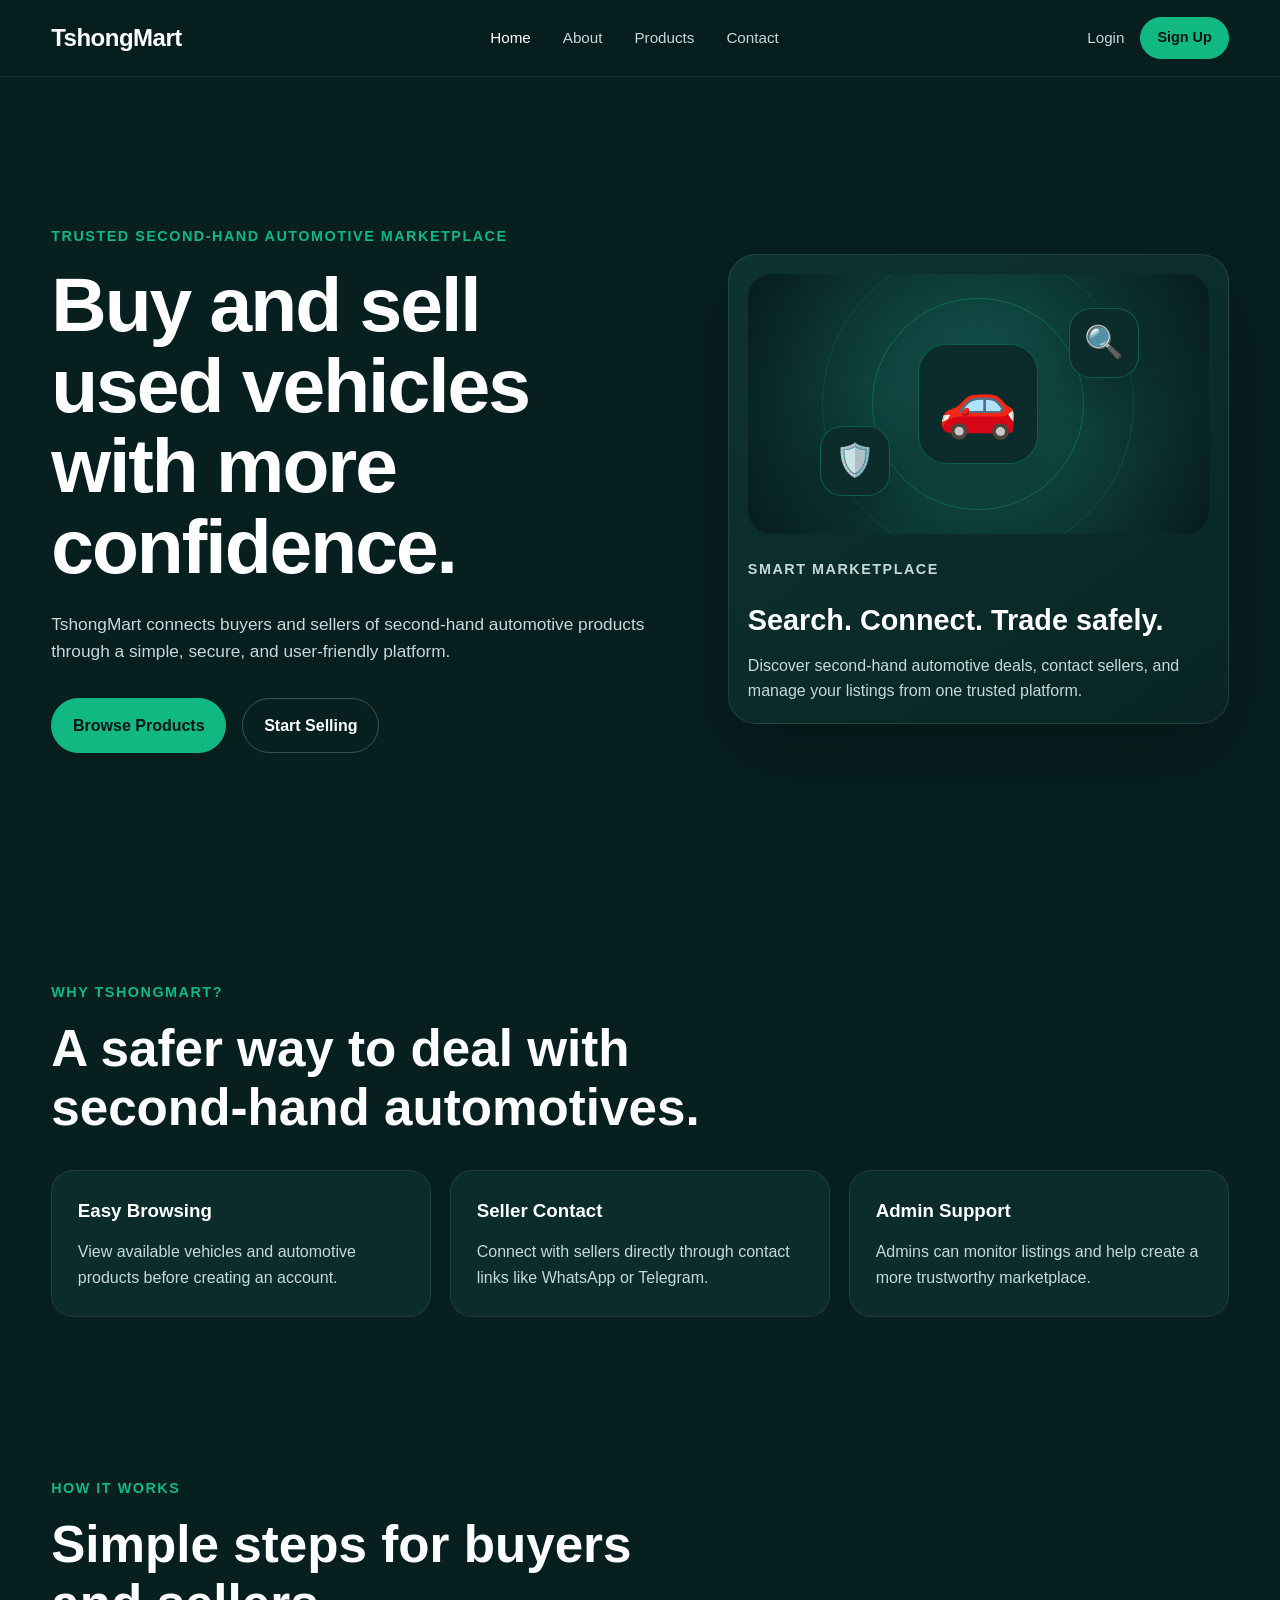
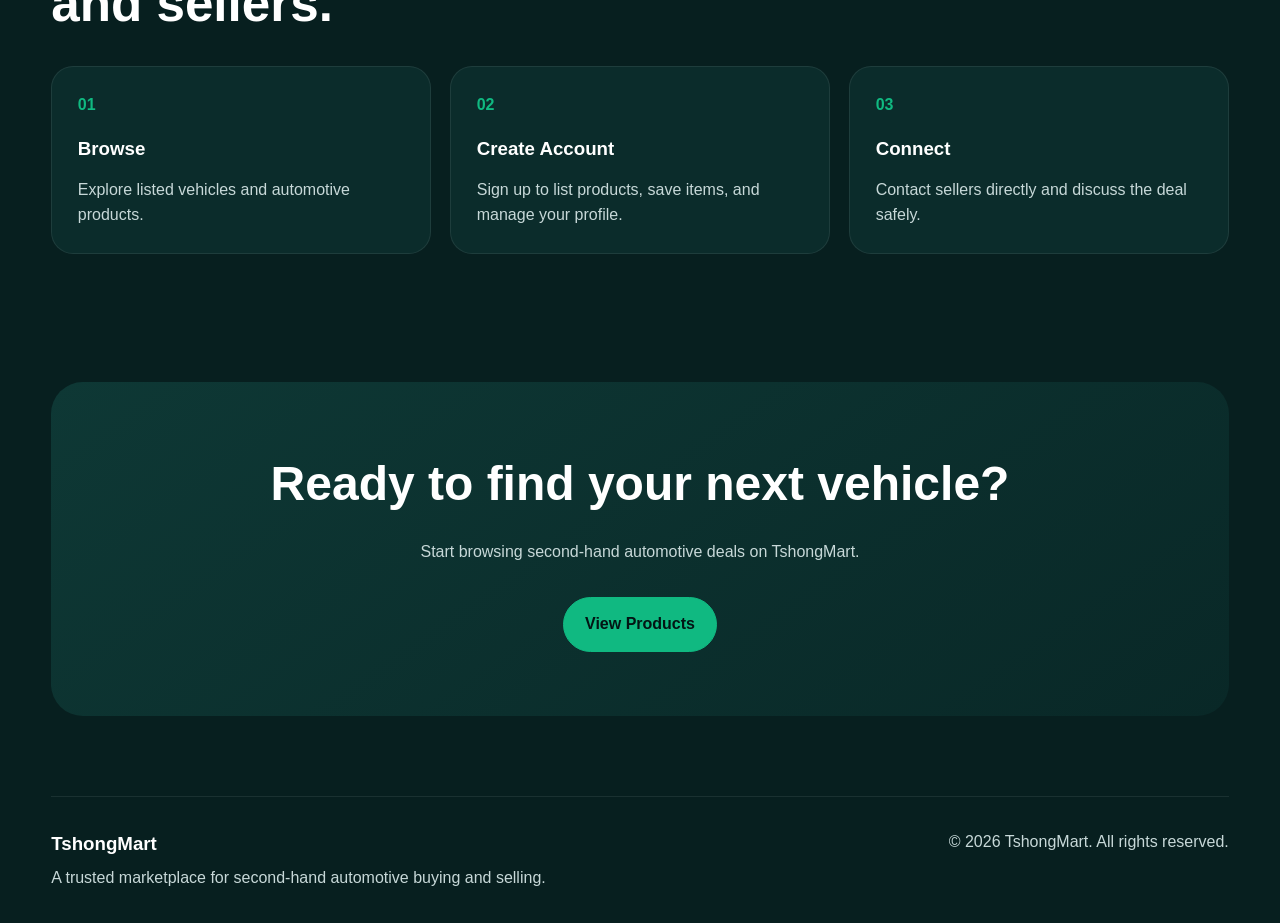
<file: frontend/index.html>
<!doctype html>
<html lang="en">
  <head>
    <meta charset="UTF-8" />
    <meta name="viewport" content="width=device-width, initial-scale=1.0" />
    <title>TshongMart | Buy & Sell Second-Hand Automotives</title>

    <link rel="stylesheet" href="css/style.css" />
  </head>
  <body>
    <header class="site-header">
      <nav class="navbar">
        <a href="index.html" class="logo">TshongMart</a>

        <ul class="nav-links" id="navLinks">
          <li><a href="index.html" class="active">Home</a></li>
          <li><a href="about.html">About</a></li>
          <li><a href="products.html">Products</a></li>
          <li><a href="contact.html">Contact</a></li>
        </ul>

        <div class="nav-actions">
          <a href="login.html" class="login-link">Login</a>
          <a href="signup.html" class="btn btn-small">Sign Up</a>
          <button class="menu-btn" id="menuBtn">☰</button>
        </div>
      </nav>
    </header>

    <main>
      <section class="hero-section">
        <div class="hero-content">
          <p class="eyebrow">Trusted second-hand automotive marketplace</p>
          <h1>Buy and sell used vehicles with more confidence.</h1>
          <p class="hero-text">
            TshongMart connects buyers and sellers of second-hand automotive
            products through a simple, secure, and user-friendly platform.
          </p>

          <div class="hero-buttons">
            <a href="products.html" class="btn">Browse Products</a>
            <a href="signup.html" class="btn btn-outline">Start Selling</a>
          </div>
        </div>

        <div class="hero-card marketplace-card">
          <div class="marketplace-visual">
            <div class="market-icon main-car">🚗</div>
            <div class="market-icon search-icon">🔍</div>
            <div class="market-icon shield-icon">🛡️</div>
          </div>

          <div class="marketplace-content">
            <p class="eyebrow">Smart marketplace</p>
            <h3>Search. Connect. Trade safely.</h3>
            <p>
              Discover second-hand automotive deals, contact sellers, and manage
              your listings from one trusted platform.
            </p>
          </div>
        </div>
      </section>

      <section class="features-section">
        <div class="section-heading">
          <p class="eyebrow">Why TshongMart?</p>
          <h2>A safer way to deal with second-hand automotives.</h2>
        </div>

        <div class="features-grid">
          <article class="feature-card">
            <h3>Easy Browsing</h3>
            <p>
              View available vehicles and automotive products before creating an
              account.
            </p>
          </article>

          <article class="feature-card">
            <h3>Seller Contact</h3>
            <p>
              Connect with sellers directly through contact links like WhatsApp
              or Telegram.
            </p>
          </article>

          <article class="feature-card">
            <h3>Admin Support</h3>
            <p>
              Admins can monitor listings and help create a more trustworthy
              marketplace.
            </p>
          </article>
        </div>
      </section>

      <section class="steps-section">
        <div class="section-heading">
          <p class="eyebrow">How it works</p>
          <h2>Simple steps for buyers and sellers.</h2>
        </div>

        <div class="steps-grid">
          <div class="step-card">
            <span>01</span>
            <h3>Browse</h3>
            <p>Explore listed vehicles and automotive products.</p>
          </div>

          <div class="step-card">
            <span>02</span>
            <h3>Create Account</h3>
            <p>
              Sign up to list products, save items, and manage your profile.
            </p>
          </div>

          <div class="step-card">
            <span>03</span>
            <h3>Connect</h3>
            <p>Contact sellers directly and discuss the deal safely.</p>
          </div>
        </div>
      </section>

      <section class="cta-section">
        <h2>Ready to find your next vehicle?</h2>
        <p>Start browsing second-hand automotive deals on TshongMart.</p>
        <a href="products.html" class="btn">View Products</a>
      </section>
    </main>

    <footer class="footer">
      <div>
        <h3>TshongMart</h3>
        <p>
          A trusted marketplace for second-hand automotive buying and selling.
        </p>
      </div>

      <p>© 2026 TshongMart. All rights reserved.</p>
    </footer>

    <script src="js/main.js"></script>
  </body>
</html>
</file>
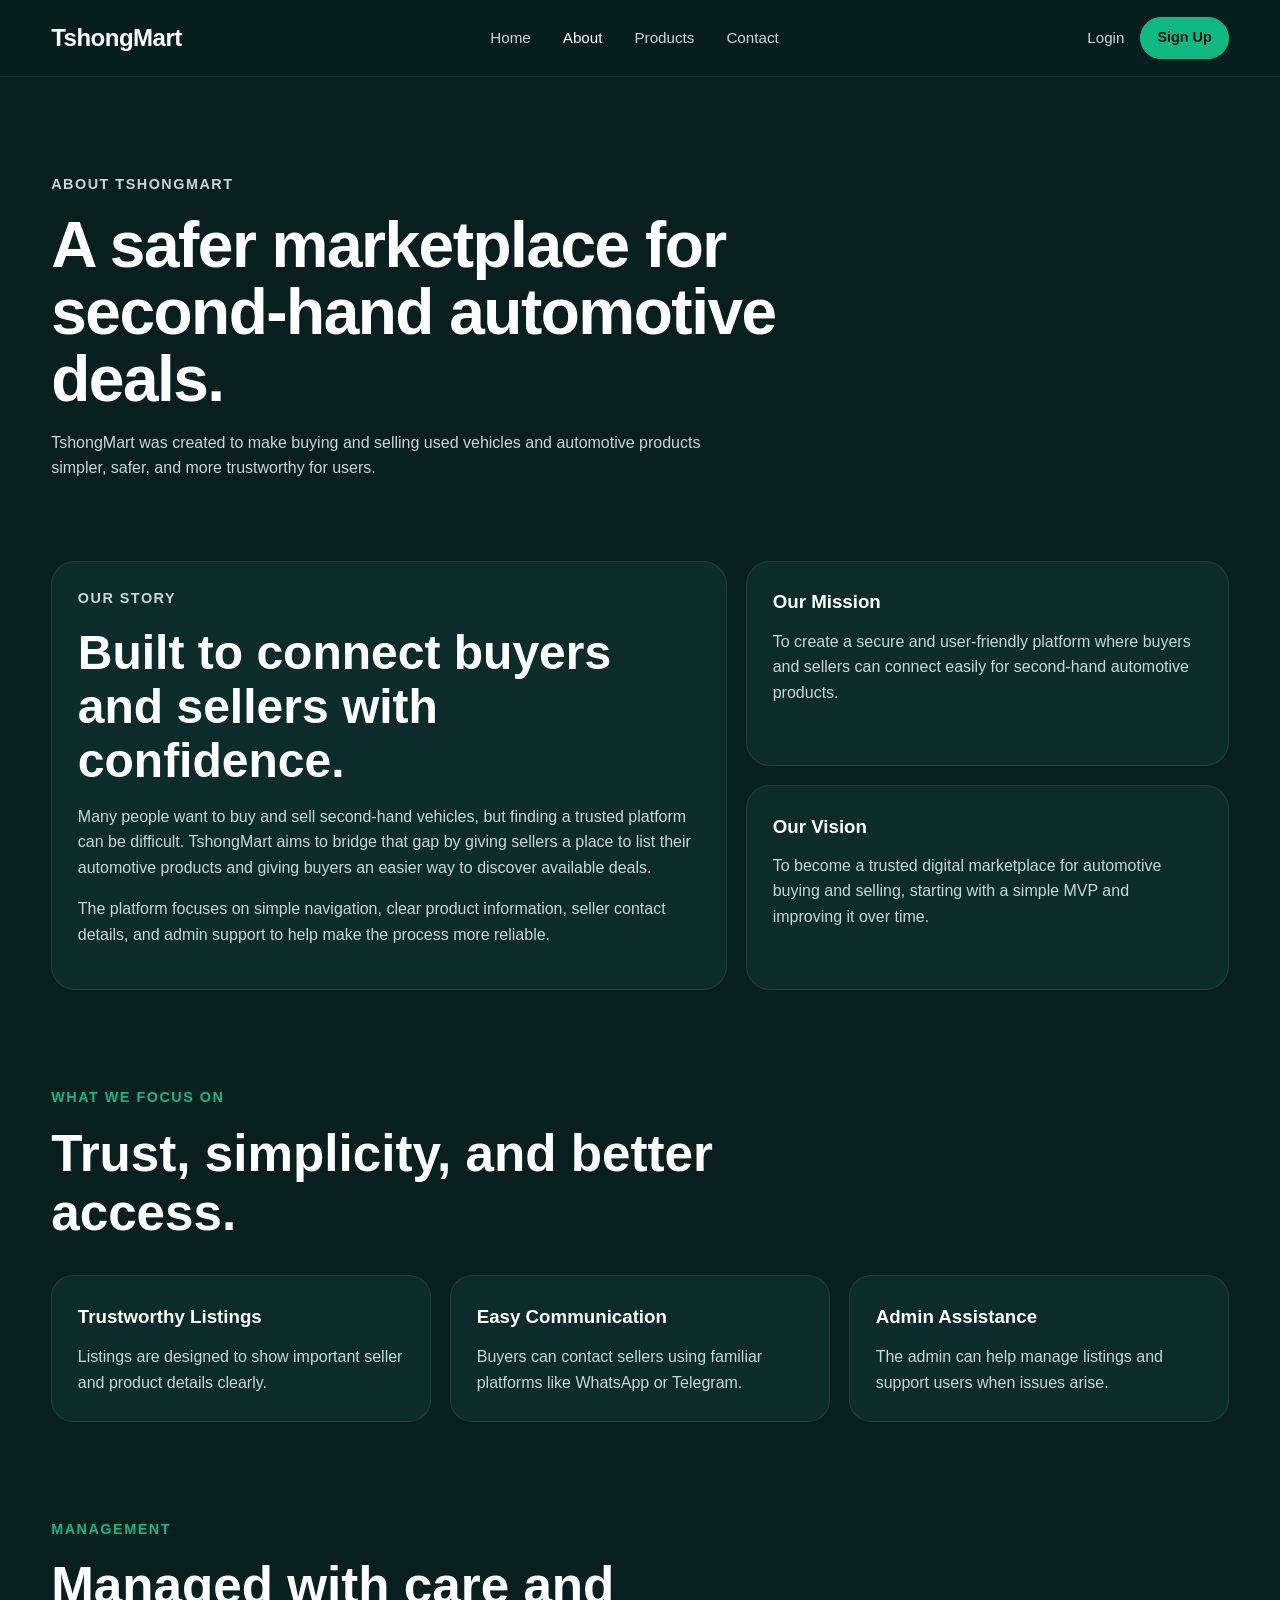
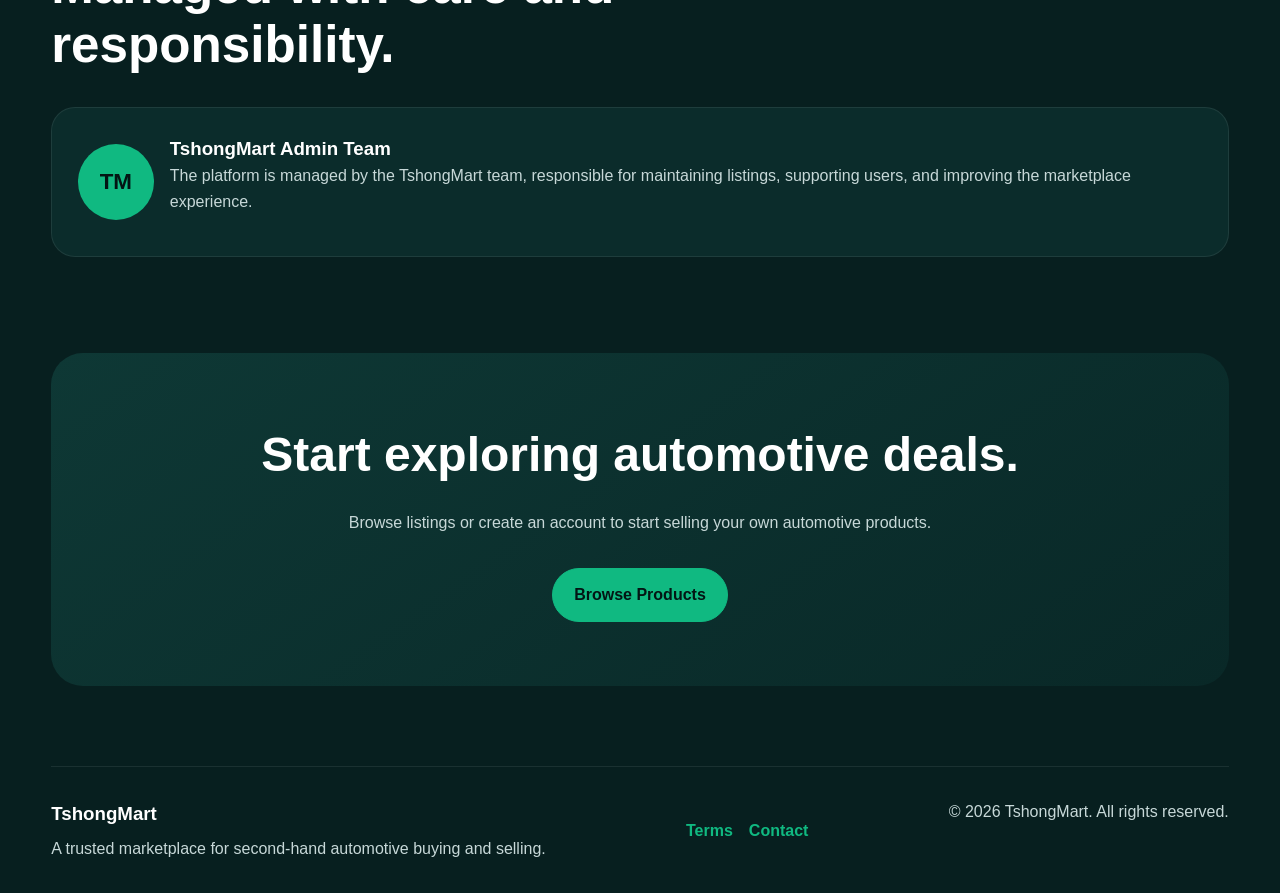
<file: frontend/about.html>
<!DOCTYPE html>
<html lang="en">
<head>
  <meta charset="UTF-8" />
  <meta name="viewport" content="width=device-width, initial-scale=1.0" />

  <title>About | TshongMart</title>
  <link rel="stylesheet" href="css/style.css" />
</head>
<body>

  <header class="site-header">
    <nav class="navbar">
      <a href="index.html" class="logo">TshongMart</a>

      <ul class="nav-links" id="navLinks">
        <li><a href="index.html">Home</a></li>
        <li><a href="about.html" class="active">About</a></li>
        <li><a href="products.html">Products</a></li>
        <li><a href="contact.html">Contact</a></li>
      </ul>

      <div class="nav-actions">
        <a href="login.html" class="login-link">Login</a>
        <a href="signup.html" class="btn btn-small">Sign Up</a>
        <button class="menu-btn" id="menuBtn">☰</button>
      </div>
    </nav>
  </header>

  <main>
    <section class="page-hero">
      <p class="eyebrow">About TshongMart</p>
      <h1>A safer marketplace for second-hand automotive deals.</h1>
      <p>
        TshongMart was created to make buying and selling used vehicles and automotive products
        simpler, safer, and more trustworthy for users.
      </p>
    </section>

    <section class="about-section">
      <div class="about-grid">
        <div class="about-card about-large">
          <p class="eyebrow">Our story</p>
          <h2>Built to connect buyers and sellers with confidence.</h2>
          <p>
            Many people want to buy and sell second-hand vehicles, but finding a trusted platform
            can be difficult. TshongMart aims to bridge that gap by giving sellers a place to list
            their automotive products and giving buyers an easier way to discover available deals.
          </p>
          <p>
            The platform focuses on simple navigation, clear product information, seller contact
            details, and admin support to help make the process more reliable.
          </p>
        </div>

        <div class="about-card">
          <h3>Our Mission</h3>
          <p>
            To create a secure and user-friendly platform where buyers and sellers can connect
            easily for second-hand automotive products.
          </p>
        </div>

        <div class="about-card">
          <h3>Our Vision</h3>
          <p>
            To become a trusted digital marketplace for automotive buying and selling, starting
            with a simple MVP and improving it over time.
          </p>
        </div>
      </div>
    </section>

    <section class="values-section">
      <div class="section-heading">
        <p class="eyebrow">What we focus on</p>
        <h2>Trust, simplicity, and better access.</h2>
      </div>

      <div class="features-grid">
        <article class="feature-card">
          <h3>Trustworthy Listings</h3>
          <p>Listings are designed to show important seller and product details clearly.</p>
        </article>

        <article class="feature-card">
          <h3>Easy Communication</h3>
          <p>Buyers can contact sellers using familiar platforms like WhatsApp or Telegram.</p>
        </article>

        <article class="feature-card">
          <h3>Admin Assistance</h3>
          <p>The admin can help manage listings and support users when issues arise.</p>
        </article>
      </div>
    </section>

    <section class="team-section">
      <div class="section-heading">
        <p class="eyebrow">Management</p>
        <h2>Managed with care and responsibility.</h2>
      </div>

      <div class="team-card">
        <div class="team-avatar">TM</div>
        <div>
          <h3>TshongMart Admin Team</h3>
          <p>
            The platform is managed by the TshongMart team, responsible for maintaining listings,
            supporting users, and improving the marketplace experience.
          </p>
        </div>
      </div>
    </section>

    <section class="cta-section">
      <h2>Start exploring automotive deals.</h2>
      <p>Browse listings or create an account to start selling your own automotive products.</p>
      <a href="products.html" class="btn">Browse Products</a>
    </section>
  </main>

  <footer class="footer">
    <div>
      <h3>TshongMart</h3>
      <p>A trusted marketplace for second-hand automotive buying and selling.</p>
    </div>

    <div class="footer-links">
      <a href="terms.html">Terms</a>
      <a href="contact.html">Contact</a>
    </div>

    <p>© 2026 TshongMart. All rights reserved.</p>
  </footer>

  <script src="js/main.js"></script>
</body>
</html>
</file>
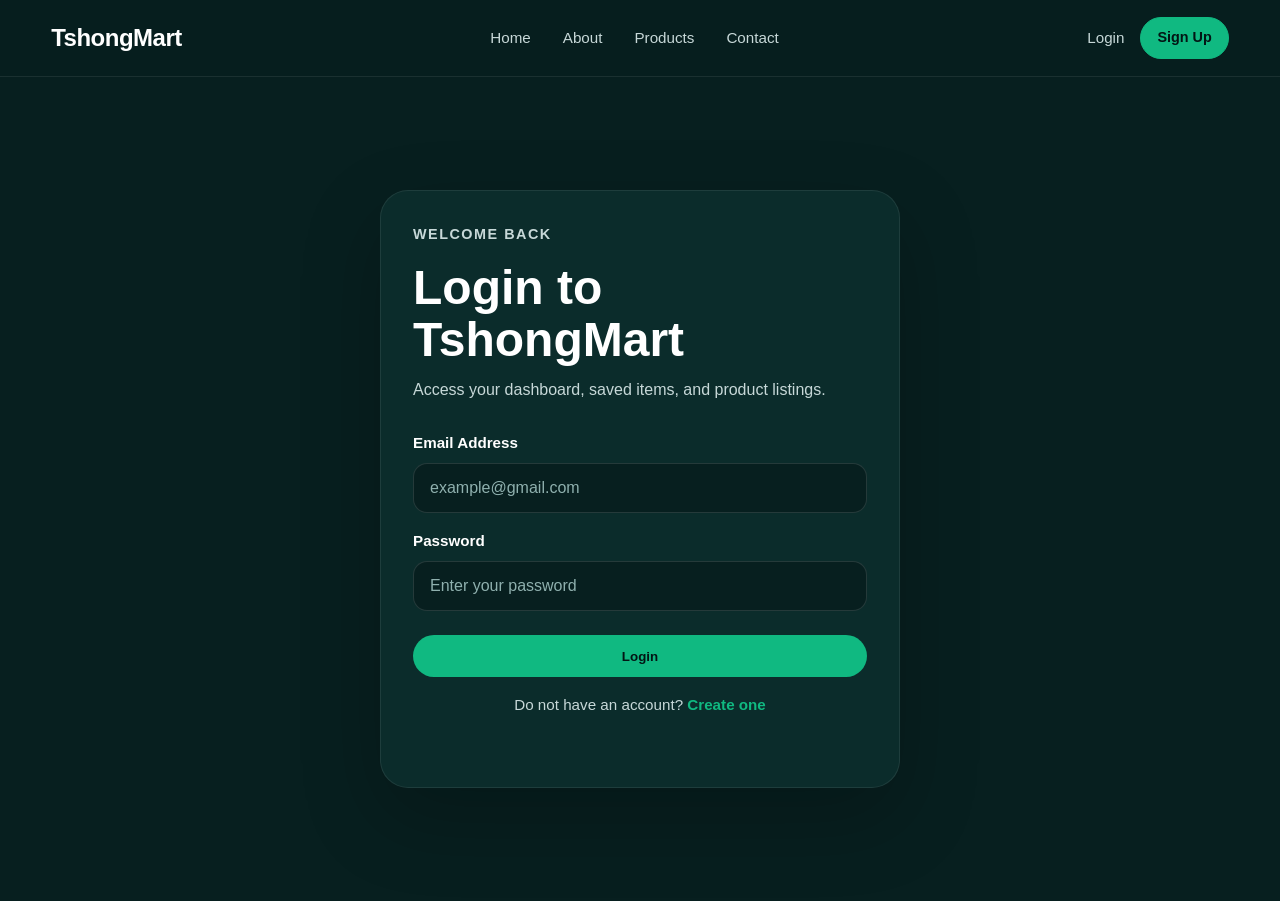
<file: frontend/add-product.html>
<!DOCTYPE html>
<html lang="en">
<head>
  <meta charset="UTF-8" />
  <meta name="viewport" content="width=device-width, initial-scale=1.0" />

  <title>Add Product | TshongMart</title>
  <link rel="stylesheet" href="css/style.css" />
  <link rel="stylesheet" href="css/dashboard.css" />
</head>
<body>

  <header class="site-header">
    <nav class="navbar">
      <a href="index.html" class="logo">TshongMart</a>

      <ul class="nav-links" id="navLinks">
        <li><a href="index.html">Home</a></li>
        <li><a href="products.html">Products</a></li>
        <li><a href="dashboard.html">Dashboard</a></li>
      </ul>

      <div class="nav-actions">
        <button class="logout-btn" id="logoutBtn">Logout</button>
        <button class="menu-btn" id="menuBtn">☰</button>
      </div>
    </nav>
  </header>

  <main class="auth-page">
    <section class="auth-card product-form-card">
      <div class="auth-heading">
        <p class="eyebrow">Sell automotive product</p>
        <h1>Add New Product</h1>
        <p>Register your vehicle or automotive item for buyers to view.</p>
      </div>

      <form class="auth-form" id="addProductForm">
        <div class="form-group">
          <label for="productTitle">Product Title</label>
          <input type="text" id="productTitle" placeholder="Example: Toyota Hilux 2018" required />
        </div>

        <div class="form-group">
          <label for="productCategory">Category</label>
          <select id="productCategory" required>
            <option value="">Select category</option>
            <option value="car">Car</option>
            <option value="bike">Bike</option>
            <option value="pickup">Pickup</option>
            <option value="parts">Parts</option>
          </select>
        </div>

        <div class="form-group">
          <label for="productPrice">Price</label>
          <input type="text" id="productPrice" placeholder="Example: Nu. 850,000" required />
        </div>

        <div class="form-group">
          <label for="productLocation">Location</label>
          <input type="text" id="productLocation" placeholder="Example: Thimphu" required />
        </div>

        <div class="form-group">
          <label for="productContact">Seller Contact</label>
          <input type="text" id="productContact" placeholder="Phone / WhatsApp / Telegram" required />
        </div>

        <div class="form-group">
          <label for="productImage">Product Image <span>Optional for now</span></label>
          <input type="file" id="productImage" accept="image/*" />
        </div>

        <div class="form-group">
          <label for="productDescription">Description</label>
          <textarea id="productDescription" rows="5" placeholder="Describe condition, model, mileage, service history, etc." required></textarea>
        </div>

        <button type="submit" class="btn auth-btn">Add Product</button>

        <p class="form-message" id="productMessage"></p>
      </form>
    </section>
  </main>

  <script src="js/main.js"></script>
  <script src="js/add-product.js"></script>
</body>
</html>
</file>
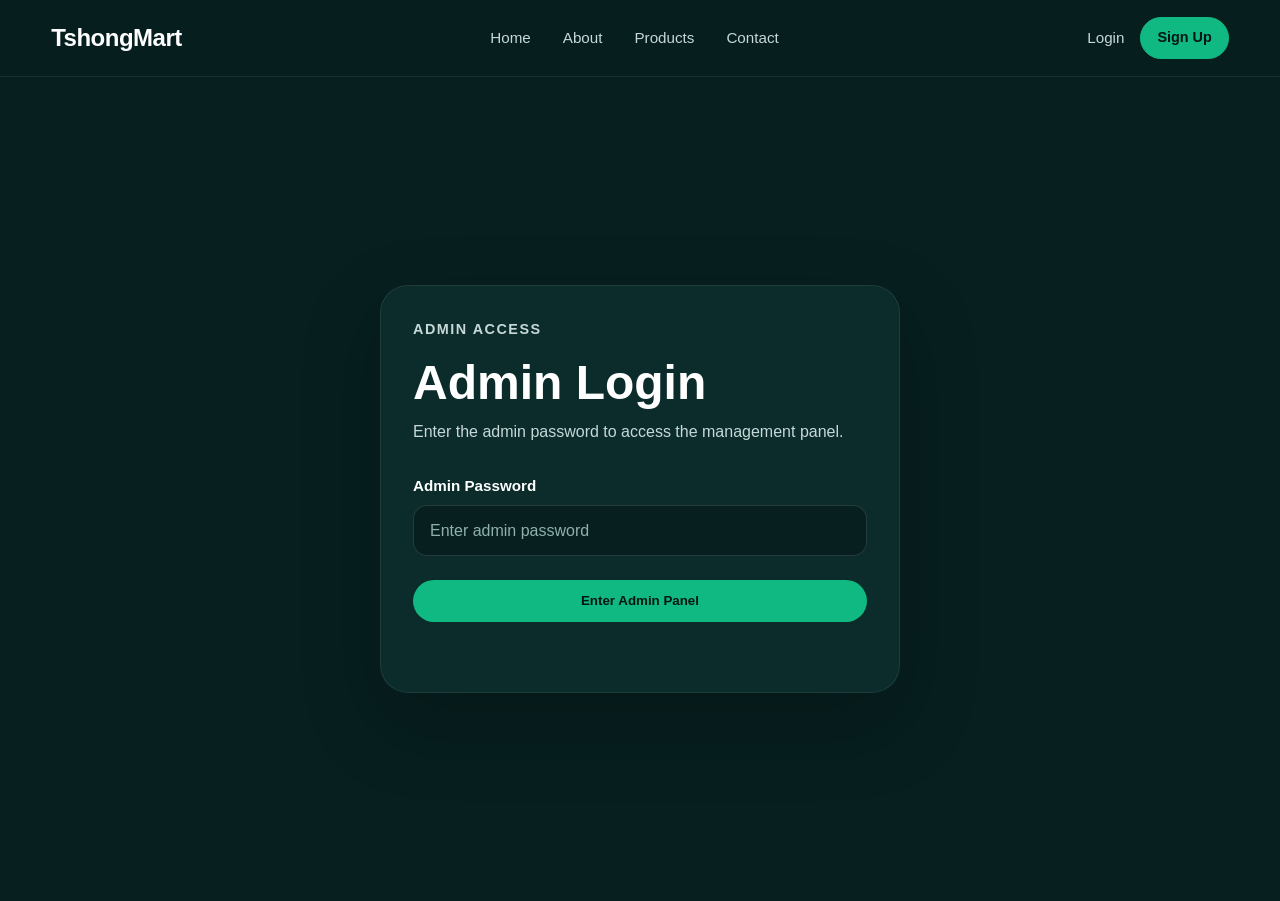
<file: frontend/admin-login.html>
<!DOCTYPE html>
<html lang="en">
<head>
  <meta charset="UTF-8" />
  <meta name="viewport" content="width=device-width, initial-scale=1.0" />

  <title>Admin Login | TshongMart</title>
  <link rel="stylesheet" href="css/style.css" />
</head>
<body>

  <header class="site-header">
    <nav class="navbar">
      <a href="index.html" class="logo">TshongMart</a>

      <ul class="nav-links" id="navLinks">
        <li><a href="index.html">Home</a></li>
        <li><a href="about.html">About</a></li>
        <li><a href="products.html">Products</a></li>
        <li><a href="contact.html">Contact</a></li>
      </ul>

      <div class="nav-actions">
        <a href="login.html" class="login-link">Login</a>
        <a href="signup.html" class="btn btn-small">Sign Up</a>
        <button class="menu-btn" id="menuBtn">☰</button>
      </div>
    </nav>
  </header>

  <main class="auth-page">
    <section class="auth-card">
      <div class="auth-heading">
        <p class="eyebrow">Admin access</p>
        <h1>Admin Login</h1>
        <p>Enter the admin password to access the management panel.</p>
      </div>

      <form class="auth-form" id="adminLoginForm">
        <div class="form-group">
          <label for="adminPassword">Admin Password</label>
          <input type="password" id="adminPassword" placeholder="Enter admin password" required />
        </div>

        <button type="submit" class="btn auth-btn">Enter Admin Panel</button>

        <p class="form-message" id="adminLoginMessage"></p>
      </form>
    </section>
  </main>

  <script src="js/main.js"></script>
  <script src="js/admin-login.js"></script>
</body>
</html>
</file>
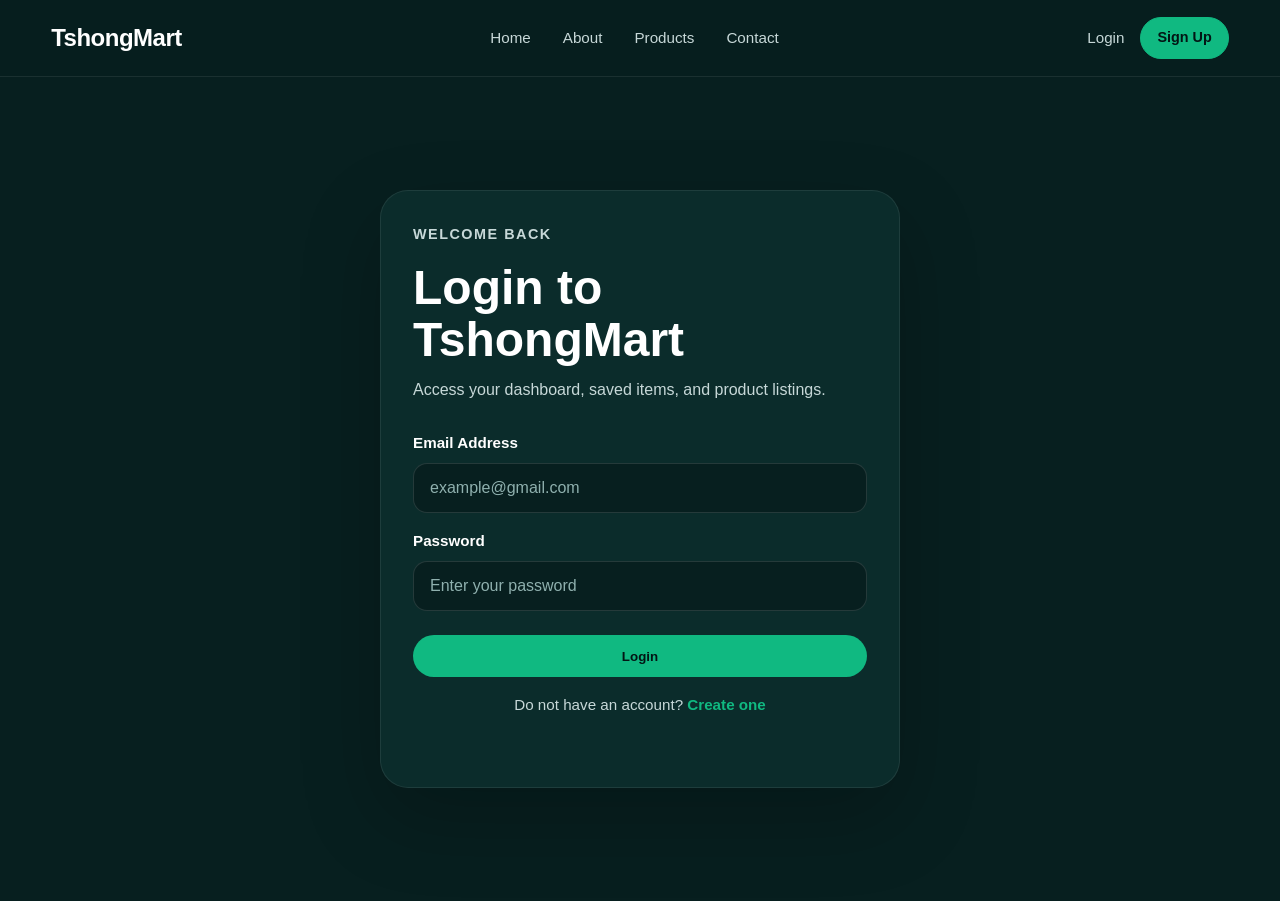
<file: frontend/admin.html>
<!doctype html>
<html lang="en">
  <head>
    <meta charset="UTF-8" />
    <meta name="viewport" content="width=device-width, initial-scale=1.0" />

    <title>Admin Dashboard | TshongMart</title>
    <link rel="stylesheet" href="css/style.css" />
    <link rel="stylesheet" href="css/dashboard.css" />
  </head>
  <body>
    <header class="site-header">
      <nav class="navbar">
        <a href="index.html" class="logo">TshongMart</a>

        <ul class="nav-links" id="navLinks">
          <li><a href="index.html">Home</a></li>
          <li><a href="products.html">Products</a></li>
          <li><a href="dashboard.html">Dashboard</a></li>
          <li><a href="admin.html" class="active">Admin</a></li>
        </ul>

        <div class="nav-actions">
          <button class="logout-btn" id="logoutBtn">Logout</button>
          <button class="menu-btn" id="menuBtn">☰</button>
        </div>
      </nav>
    </header>

    <main class="dashboard-page">
      <section class="dashboard-hero">
        <div>
          <p class="eyebrow">Admin panel</p>
          <h1>Manage TshongMart.</h1>
          <p>Review users, monitor listings, and manage platform activity.</p>
        </div>

        <a href="products.html" class="btn">View Products</a>
      </section>

      <section class="admin-grid">
        <article class="stat-card">
          <span>Total Registered Users</span>
          <h3 id="adminUserCount">0</h3>
        </article>

        <article class="stat-card">
          <span>Total User Listings</span>
          <h3 id="adminProductCount">0</h3>
        </article>

        <article class="stat-card">
          <span>Pending Reports</span>
          <h3>0</h3>
        </article>
      </section>

      <section class="dashboard-section admin-section">
        <div class="section-title-row">
          <div>
            <p class="eyebrow">Product management</p>
            <h2>User Product Listings</h2>
          </div>
        </div>

        <div class="admin-table-wrapper">
          <table class="admin-table">
            <thead>
              <tr>
                <th>Image</th>
                <th>Product</th>
                <th>Category</th>
                <th>Seller</th>
                <th>Location</th>
                <th>Price</th>
                <th>Action</th>
              </tr>
            </thead>

            <tbody id="adminProductTable">
              <!-- Products load here -->
            </tbody>
          </table>
        </div>
      </section>

      <section class="dashboard-section admin-section">
        <div class="section-title-row">
          <div>
            <p class="eyebrow">Users</p>
            <h2>Registered Users</h2>
          </div>
        </div>

        <div class="admin-table-wrapper">
          <table class="admin-table">
            <thead>
              <tr>
                <th>Name</th>
                <th>Email</th>
                <th>Contact</th>
                <th>Role</th>
                <th>Status</th>
                <th>Joined</th>
                <th>Action</th>
              </tr>
            </thead>

            <tbody id="adminUsersTable">
              <!-- Users load here -->
            </tbody>
          </table>
        </div>
      </section>

      <section class="dashboard-section admin-section">
        <div class="section-title-row">
          <div>
            <p class="eyebrow">Support</p>
            <h2>Contact Messages</h2>
          </div>
        </div>

        <div class="admin-messages-list" id="adminMessagesList">
          <!-- Contact messages load here -->
        </div>
      </section>
    </main>

    <script src="js/main.js"></script>
    <script src="js/admin.js"></script>
  </body>
</html>
</file>
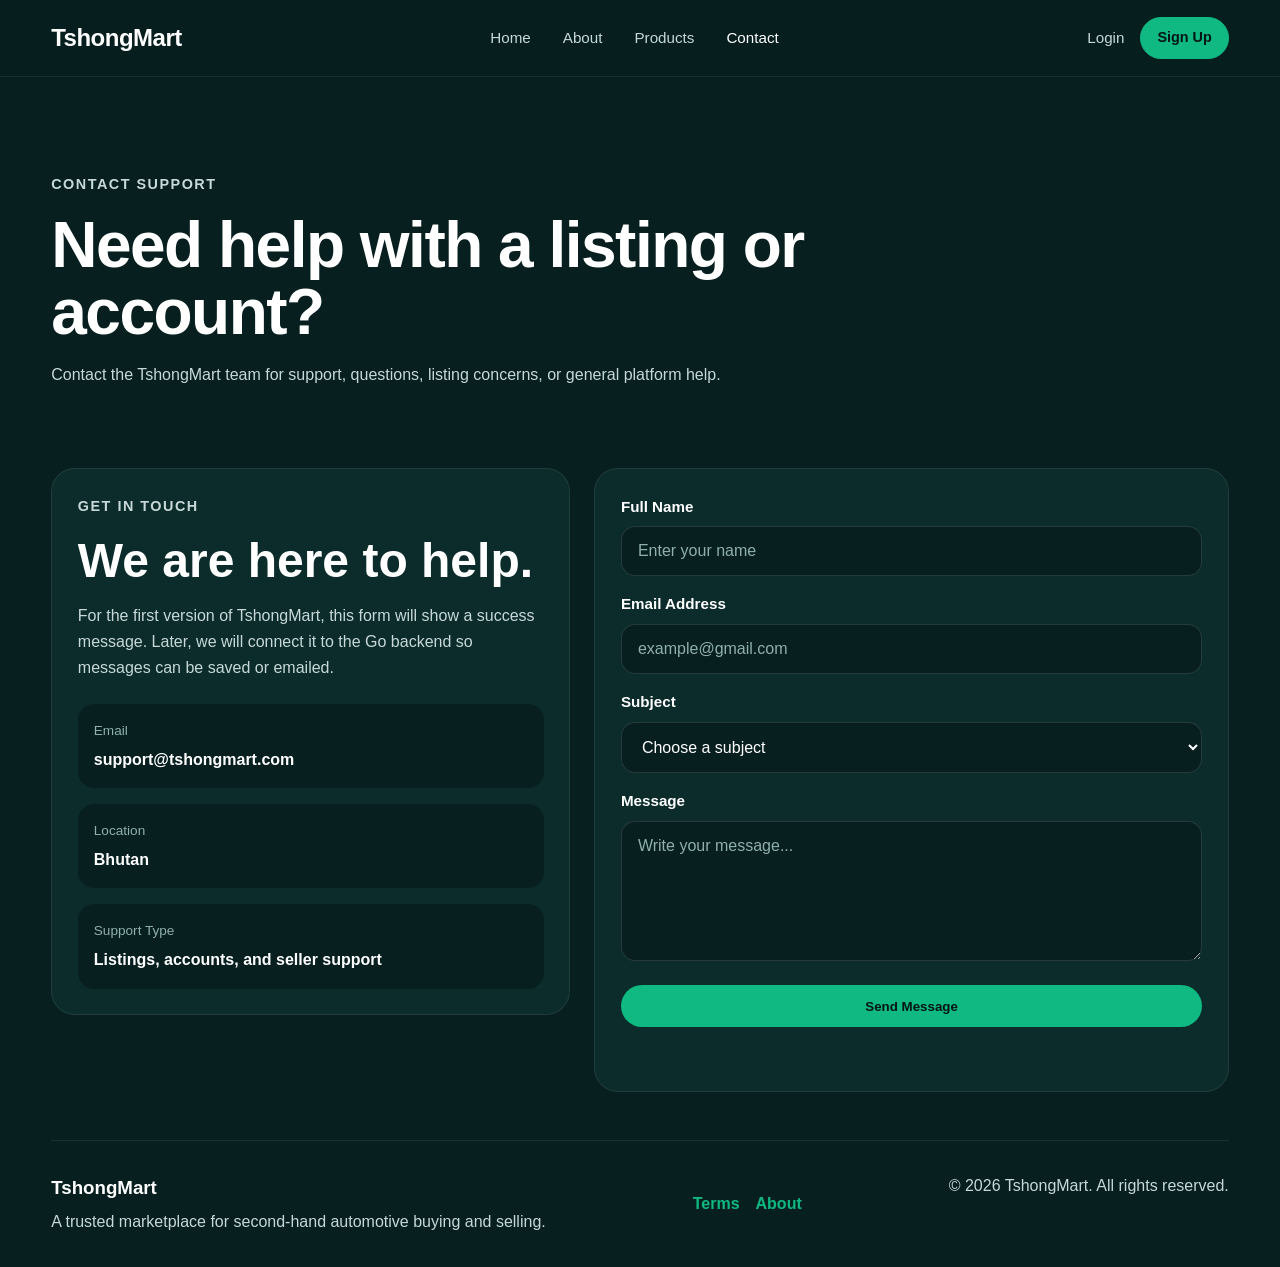
<file: frontend/contact.html>
<!DOCTYPE html>
<html lang="en">
<head>
  <meta charset="UTF-8" />
  <meta name="viewport" content="width=device-width, initial-scale=1.0" />

  <title>Contact | TshongMart</title>
  <link rel="stylesheet" href="css/style.css" />
</head>
<body>

  <header class="site-header">
    <nav class="navbar">
      <a href="index.html" class="logo">TshongMart</a>

      <ul class="nav-links" id="navLinks">
        <li><a href="index.html">Home</a></li>
        <li><a href="about.html">About</a></li>
        <li><a href="products.html">Products</a></li>
        <li><a href="contact.html" class="active">Contact</a></li>
      </ul>

      <div class="nav-actions">
        <a href="login.html" class="login-link">Login</a>
        <a href="signup.html" class="btn btn-small">Sign Up</a>
        <button class="menu-btn" id="menuBtn">☰</button>
      </div>
    </nav>
  </header>

  <main>
    <section class="page-hero">
      <p class="eyebrow">Contact support</p>
      <h1>Need help with a listing or account?</h1>
      <p>
        Contact the TshongMart team for support, questions, listing concerns, or general platform help.
      </p>
    </section>

    <section class="contact-section">
      <div class="contact-grid">
        <div class="contact-info-card">
          <p class="eyebrow">Get in touch</p>
          <h2>We are here to help.</h2>
          <p>
            For the first version of TshongMart, this form will show a success message.
            Later, we will connect it to the Go backend so messages can be saved or emailed.
          </p>

          <div class="contact-info-list">
            <div>
              <span>Email</span>
              <strong>support@tshongmart.com</strong>
            </div>

            <div>
              <span>Location</span>
              <strong>Bhutan</strong>
            </div>

            <div>
              <span>Support Type</span>
              <strong>Listings, accounts, and seller support</strong>
            </div>
          </div>
        </div>

        <form class="contact-form" id="contactForm">
          <div class="form-group">
            <label for="contactName">Full Name</label>
            <input type="text" id="contactName" placeholder="Enter your name" required />
          </div>

          <div class="form-group">
            <label for="contactEmail">Email Address</label>
            <input type="email" id="contactEmail" placeholder="example@gmail.com" required />
          </div>

          <div class="form-group">
            <label for="contactSubject">Subject</label>
            <select id="contactSubject" required>
              <option value="">Choose a subject</option>
              <option value="listing">Listing support</option>
              <option value="account">Account issue</option>
              <option value="seller">Seller concern</option>
              <option value="general">General question</option>
            </select>
          </div>

          <div class="form-group">
            <label for="contactMessage">Message</label>
            <textarea id="contactMessage" rows="6" placeholder="Write your message..." required></textarea>
          </div>

          <button type="submit" class="btn auth-btn">Send Message</button>

          <p class="form-message" id="contactMessageStatus"></p>
        </form>
      </div>
    </section>
  </main>

  <footer class="footer">
    <div>
      <h3>TshongMart</h3>
      <p>A trusted marketplace for second-hand automotive buying and selling.</p>
    </div>

    <div class="footer-links">
      <a href="terms.html">Terms</a>
      <a href="about.html">About</a>
    </div>

    <p>© 2026 TshongMart. All rights reserved.</p>
  </footer>

  <script src="js/main.js"></script>
  <script src="js/contact.js"></script>
</body>
</html>
</file>
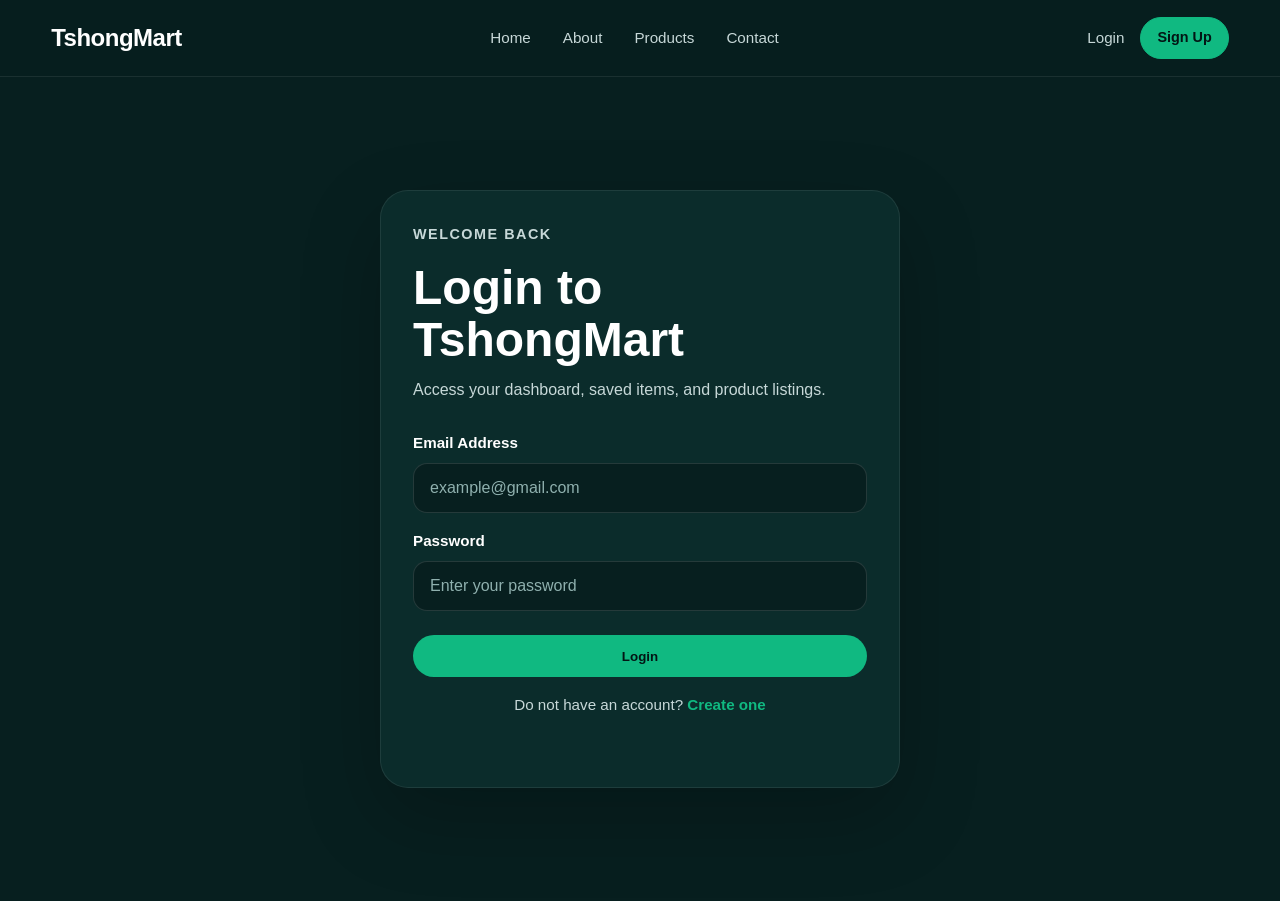
<file: frontend/dashboard.html>
<!doctype html>
<html lang="en">
  <head>
    <meta charset="UTF-8" />
    <meta name="viewport" content="width=device-width, initial-scale=1.0" />

    <title>Dashboard | TshongMart</title>
    <link rel="stylesheet" href="css/style.css" />
    <link rel="stylesheet" href="css/dashboard.css" />
  </head>

  <body>
    <header class="site-header">
      <nav class="navbar">
        <a href="index.html" class="logo">TshongMart</a>

        <ul class="nav-links" id="navLinks">
          <li><a href="index.html">Home</a></li>
          <li><a href="products.html">Products</a></li>
          <li><a href="dashboard.html" class="active">Dashboard</a></li>
        </ul>

        <div class="nav-actions">
          <button class="logout-btn" id="logoutBtn">Logout</button>
          <button class="menu-btn" id="menuBtn">☰</button>
        </div>
      </nav>
    </header>

    <main class="dashboard-page">
      <section class="dashboard-hero">
        <div>
          <p class="eyebrow">User dashboard</p>
          <h1>Welcome back, <span id="dashboardName">User</span>.</h1>
          <p>
            Manage your profile, listings, saved products, and purchase tracking
            from one place.
          </p>
        </div>

        <a href="add-product.html" class="btn">Add New Product</a>
      </section>

      <section class="dashboard-grid">
        <aside class="profile-panel">
          <div class="profile-avatar" id="profileAvatar">TM</div>

          <h2 id="profileName">User Name</h2>
          <p id="profileEmail">user@email.com</p>

          <div class="profile-details">
            <div>
              <span>Contact</span>
              <strong id="profileContact">Not added</strong>
            </div>

            <div>
              <span>Account Type</span>
              <strong>Buyer / Seller</strong>
            </div>
          </div>

          <a href="profile.html" class="btn btn-outline profile-btn">
            Edit Profile
          </a>
        </aside>

        <section class="dashboard-content">
          <div class="stats-grid">
            <article class="stat-card">
              <span>My Listings</span>
              <h3 id="listingCount">0</h3>
            </article>

            <article class="stat-card">
              <span>Saved Items</span>
              <h3 id="savedCount">0</h3>
            </article>

            <article class="stat-card">
              <span>Purchases</span>
              <h3>0</h3>
            </article>
          </div>

          <section class="dashboard-section">
            <div class="section-title-row">
              <div>
                <p class="eyebrow">Selling</p>
                <h2>My Listings</h2>
              </div>

              <a href="add-product.html" class="small-link">+ Add Product</a>
            </div>

            <div class="dashboard-list" id="myListings">
              <!-- My listings load here -->
            </div>
          </section>

          <section class="dashboard-section">
            <div class="section-title-row">
              <div>
                <p class="eyebrow">Buyer Activity</p>
                <h2>Saved Products</h2>
              </div>
            </div>

            <div class="dashboard-list" id="savedProductsList">
              <!-- Saved products load here -->
            </div>
          </section>

          <section class="dashboard-section">
            <div class="section-title-row">
              <div>
                <p class="eyebrow">Tracking</p>
                <h2>Purchase Tracking</h2>
              </div>
            </div>

            <div class="tracking-box">
              <div class="tracking-step active">
                <span>1</span>
                <p>Product Selected</p>
              </div>

              <div class="tracking-line"></div>

              <div class="tracking-step">
                <span>2</span>
                <p>Seller Contacted</p>
              </div>

              <div class="tracking-line"></div>

              <div class="tracking-step">
                <span>3</span>
                <p>Payment Confirmed</p>
              </div>
            </div>
          </section>
        </section>
      </section>
    </main>

    <script src="js/main.js"></script>
    <script src="js/dashboard.js"></script>
  </body>
</html>
</file>
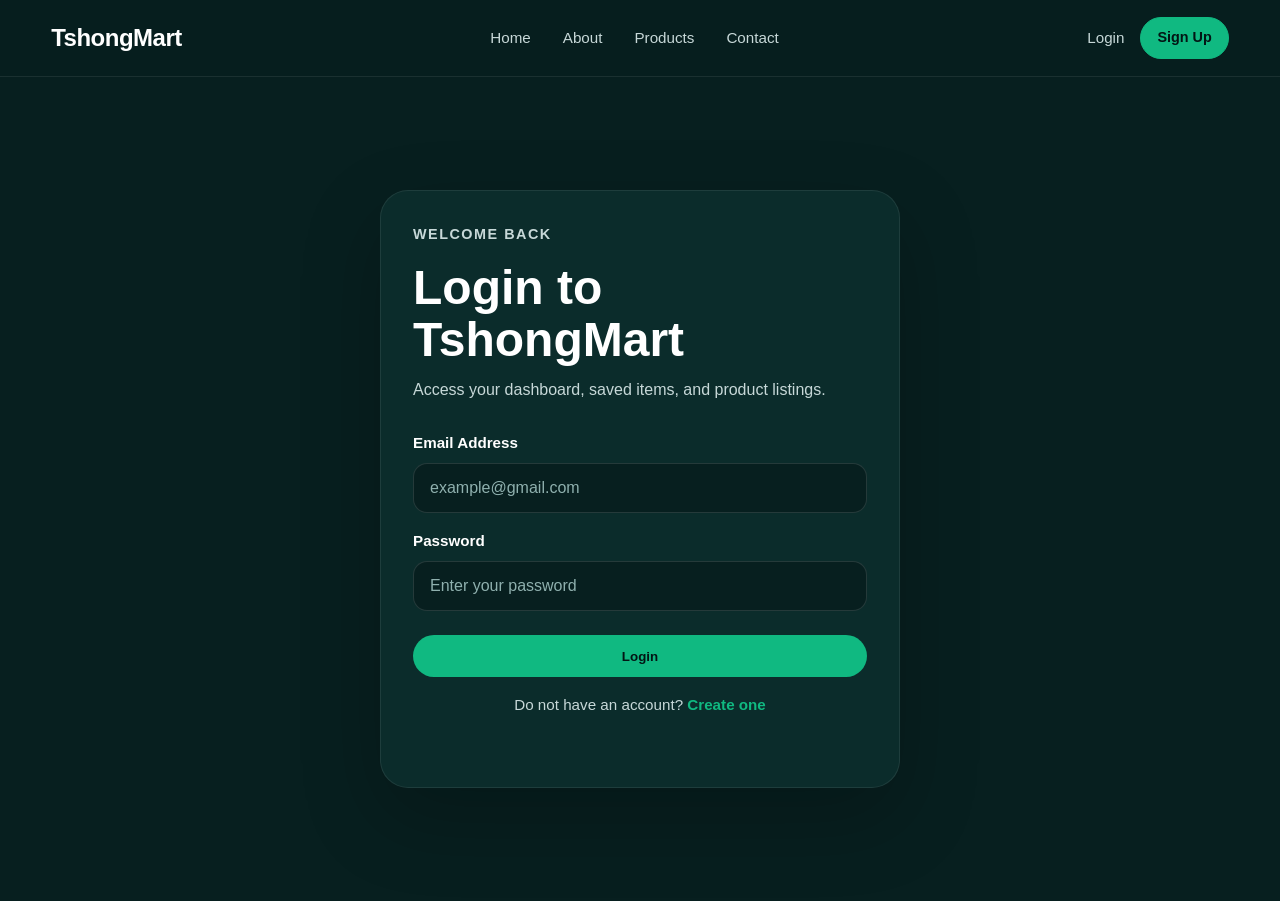
<file: frontend/login.html>
<!DOCTYPE html>
<html lang="en">
<head>
  <meta charset="UTF-8" />
  <meta name="viewport" content="width=device-width, initial-scale=1.0" />

  <title>Login | TshongMart</title>
  <link rel="stylesheet" href="css/style.css" />
</head>
<body>

  <header class="site-header">
    <nav class="navbar">
      <a href="index.html" class="logo">TshongMart</a>

      <ul class="nav-links" id="navLinks">
        <li><a href="index.html">Home</a></li>
        <li><a href="about.html">About</a></li>
        <li><a href="products.html">Products</a></li>
        <li><a href="contact.html">Contact</a></li>
      </ul>

      <div class="nav-actions">
        <a href="login.html" class="login-link">Login</a>
        <a href="signup.html" class="btn btn-small">Sign Up</a>
        <button class="menu-btn" id="menuBtn">☰</button>
      </div>
    </nav>
  </header>

  <main class="auth-page">
    <section class="auth-card">
      <div class="auth-heading">
        <p class="eyebrow">Welcome back</p>
        <h1>Login to TshongMart</h1>
        <p>Access your dashboard, saved items, and product listings.</p>
      </div>

      <form class="auth-form" id="loginForm">
        <div class="form-group">
          <label for="loginEmail">Email Address</label>
          <input type="email" id="loginEmail" name="email" placeholder="example@gmail.com" required />
        </div>

        <div class="form-group">
          <label for="loginPassword">Password</label>
          <input type="password" id="loginPassword" name="password" placeholder="Enter your password" required />
        </div>

        <button type="submit" class="btn auth-btn">Login</button>

        <p class="auth-switch">
          Do not have an account?
          <a href="signup.html">Create one</a>
        </p>

        <p class="form-message" id="loginMessage"></p>
      </form>
    </section>
  </main>

  <script src="js/main.js"></script>
  <script src="js/auth.js"></script>
</body>
</html>
</file>
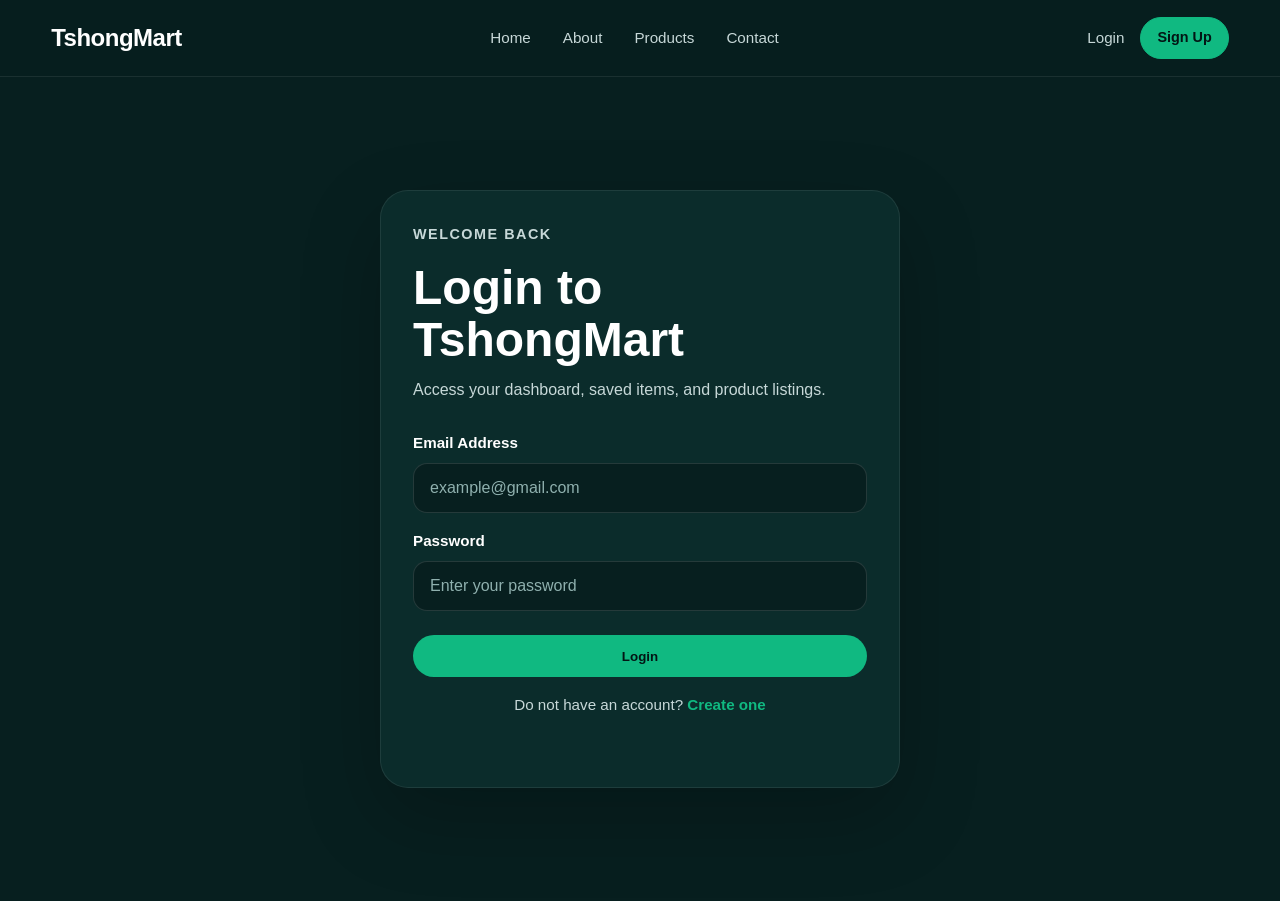
<file: frontend/profile.html>
<!DOCTYPE html>
<html lang="en">
<head>
  <meta charset="UTF-8" />
  <meta name="viewport" content="width=device-width, initial-scale=1.0" />

  <title>Edit Profile | TshongMart</title>
  <link rel="stylesheet" href="css/style.css" />
  <link rel="stylesheet" href="css/dashboard.css" />
</head>
<body>

  <header class="site-header">
    <nav class="navbar">
      <a href="index.html" class="logo">TshongMart</a>

      <ul class="nav-links" id="navLinks">
        <li><a href="index.html">Home</a></li>
        <li><a href="about.html">About</a></li>
        <li><a href="products.html">Products</a></li>
        <li><a href="contact.html">Contact</a></li>
        <li><a href="dashboard.html">Dashboard</a></li>
      </ul>

      <div class="nav-actions">
        <button class="logout-btn" id="logoutBtn">Logout</button>
        <button class="menu-btn" id="menuBtn">☰</button>
      </div>
    </nav>
  </header>

  <main class="auth-page">
    <section class="auth-card product-form-card">
      <div class="auth-heading">
        <p class="eyebrow">Account settings</p>
        <h1>Edit Profile</h1>
        <p>Update your account details and contact information.</p>
      </div>

      <form class="auth-form" id="profileForm">
        <div class="form-group">
          <label for="profileFullName">Full Name</label>
          <input type="text" id="profileFullName" required />
        </div>

        <div class="form-group">
          <label for="profileEmailInput">Email Address</label>
          <input type="email" id="profileEmailInput" required />
        </div>

        <div class="form-group">
          <label for="profileContactInput">Contact Info</label>
          <input type="text" id="profileContactInput" required />
        </div>

        <div class="form-group">
          <label for="profilePicture">Profile Picture <span>Later backend upload</span></label>
          <input type="file" id="profilePicture" accept="image/*" />
        </div>

        <div class="form-group">
          <label for="currentPassword">Current Password</label>
          <input type="password" id="currentPassword" placeholder="Enter current password to confirm changes" required />
        </div>

        <div class="form-group">
          <label for="newPassword">New Password <span>Optional</span></label>
          <input type="password" id="newPassword" placeholder="Leave blank if you do not want to change password" />
        </div>

        <button type="submit" class="btn auth-btn">Save Changes</button>

        <a href="dashboard.html" class="auth-back-link">← Back to Dashboard</a>

        <p class="form-message" id="profileMessage"></p>
      </form>
    </section>
  </main>

  <script src="js/main.js"></script>
  <script src="js/profile.js"></script>
</body>
</html>
</file>
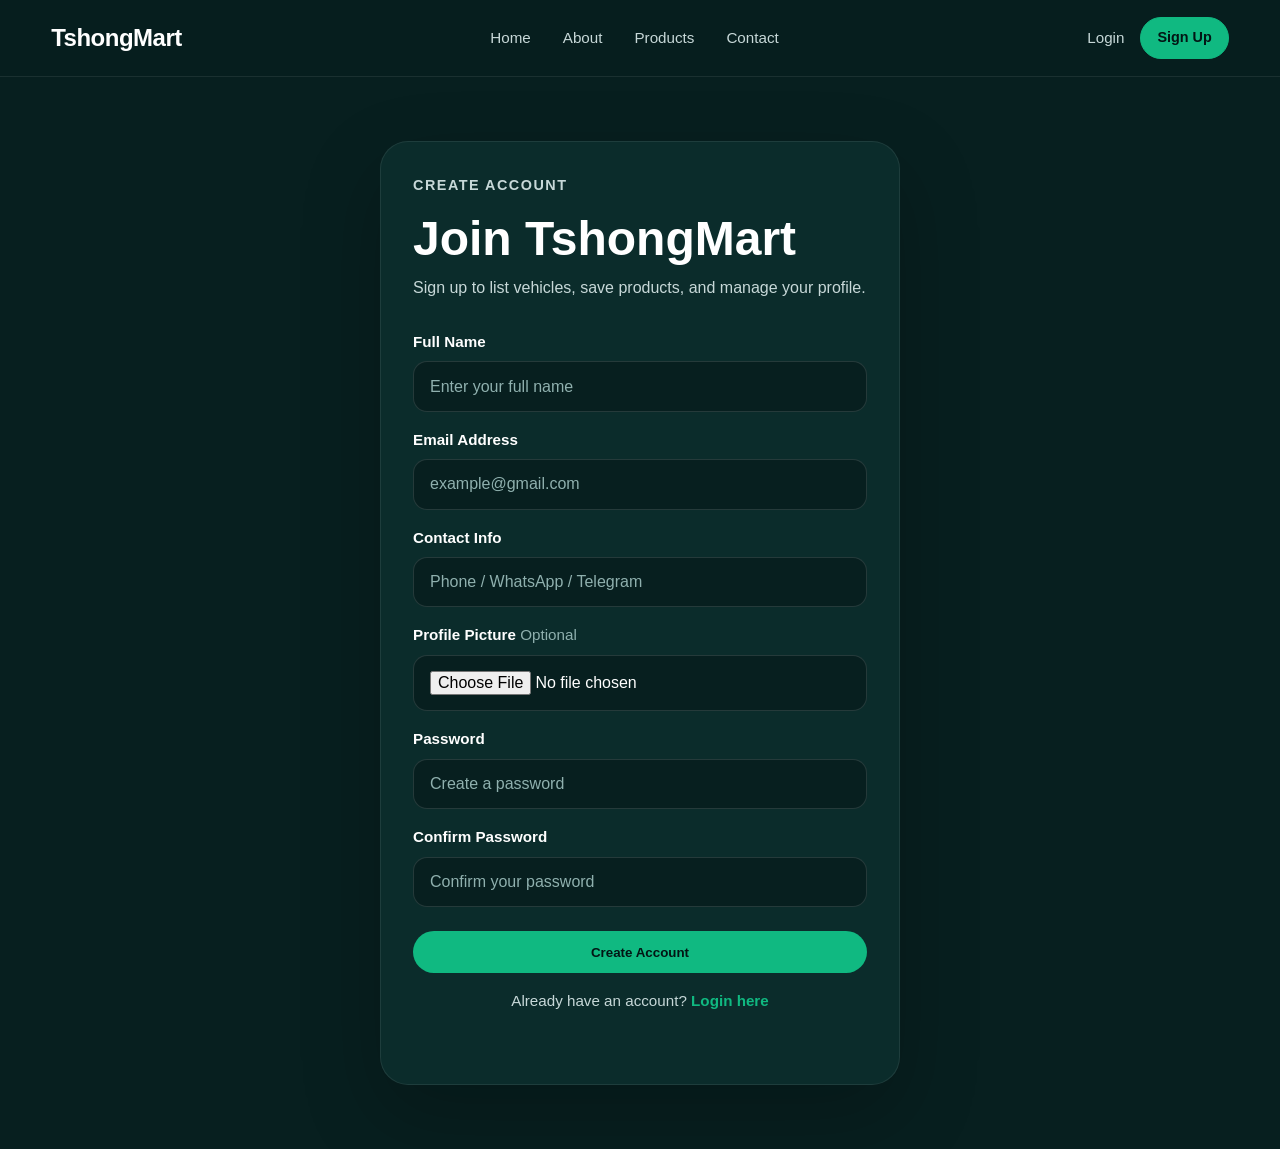
<file: frontend/signup.html>
<!DOCTYPE html>
<html lang="en">
<head>
  <meta charset="UTF-8" />
  <meta name="viewport" content="width=device-width, initial-scale=1.0" />

  <title>Sign Up | TshongMart</title>
  <link rel="stylesheet" href="css/style.css" />
</head>
<body>

  <header class="site-header">
    <nav class="navbar">
      <a href="index.html" class="logo">TshongMart</a>

      <ul class="nav-links" id="navLinks">
        <li><a href="index.html">Home</a></li>
        <li><a href="about.html">About</a></li>
        <li><a href="products.html">Products</a></li>
        <li><a href="contact.html">Contact</a></li>
      </ul>

      <div class="nav-actions">
        <a href="login.html" class="login-link">Login</a>
        <a href="signup.html" class="btn btn-small">Sign Up</a>
        <button class="menu-btn" id="menuBtn">☰</button>
      </div>
    </nav>
  </header>

  <main class="auth-page">
    <section class="auth-card">
      <div class="auth-heading">
        <p class="eyebrow">Create account</p>
        <h1>Join TshongMart</h1>
        <p>Sign up to list vehicles, save products, and manage your profile.</p>
      </div>

      <form class="auth-form" id="signupForm">
        <div class="form-group">
          <label for="fullName">Full Name</label>
          <input type="text" id="fullName" name="fullName" placeholder="Enter your full name" required />
        </div>

        <div class="form-group">
          <label for="email">Email Address</label>
          <input type="email" id="email" name="email" placeholder="example@gmail.com" required />
        </div>

        <div class="form-group">
          <label for="contactInfo">Contact Info</label>
          <input type="text" id="contactInfo" name="contactInfo" placeholder="Phone / WhatsApp / Telegram" required />
        </div>

        <div class="form-group">
          <label for="profilePic">Profile Picture <span>Optional</span></label>
          <input type="file" id="profilePic" name="profilePic" accept="image/*" />
        </div>

        <div class="form-group">
          <label for="password">Password</label>
          <input type="password" id="password" name="password" placeholder="Create a password" required />
        </div>

        <div class="form-group">
          <label for="confirmPassword">Confirm Password</label>
          <input type="password" id="confirmPassword" name="confirmPassword" placeholder="Confirm your password" required />
        </div>

        <button type="submit" class="btn auth-btn">Create Account</button>

        <p class="auth-switch">
          Already have an account?
          <a href="login.html">Login here</a>
        </p>

        <p class="form-message" id="signupMessage"></p>
      </form>
    </section>
  </main>

  <script src="js/main.js"></script>
  <script src="js/auth.js"></script>
</body>
</html>
</file>
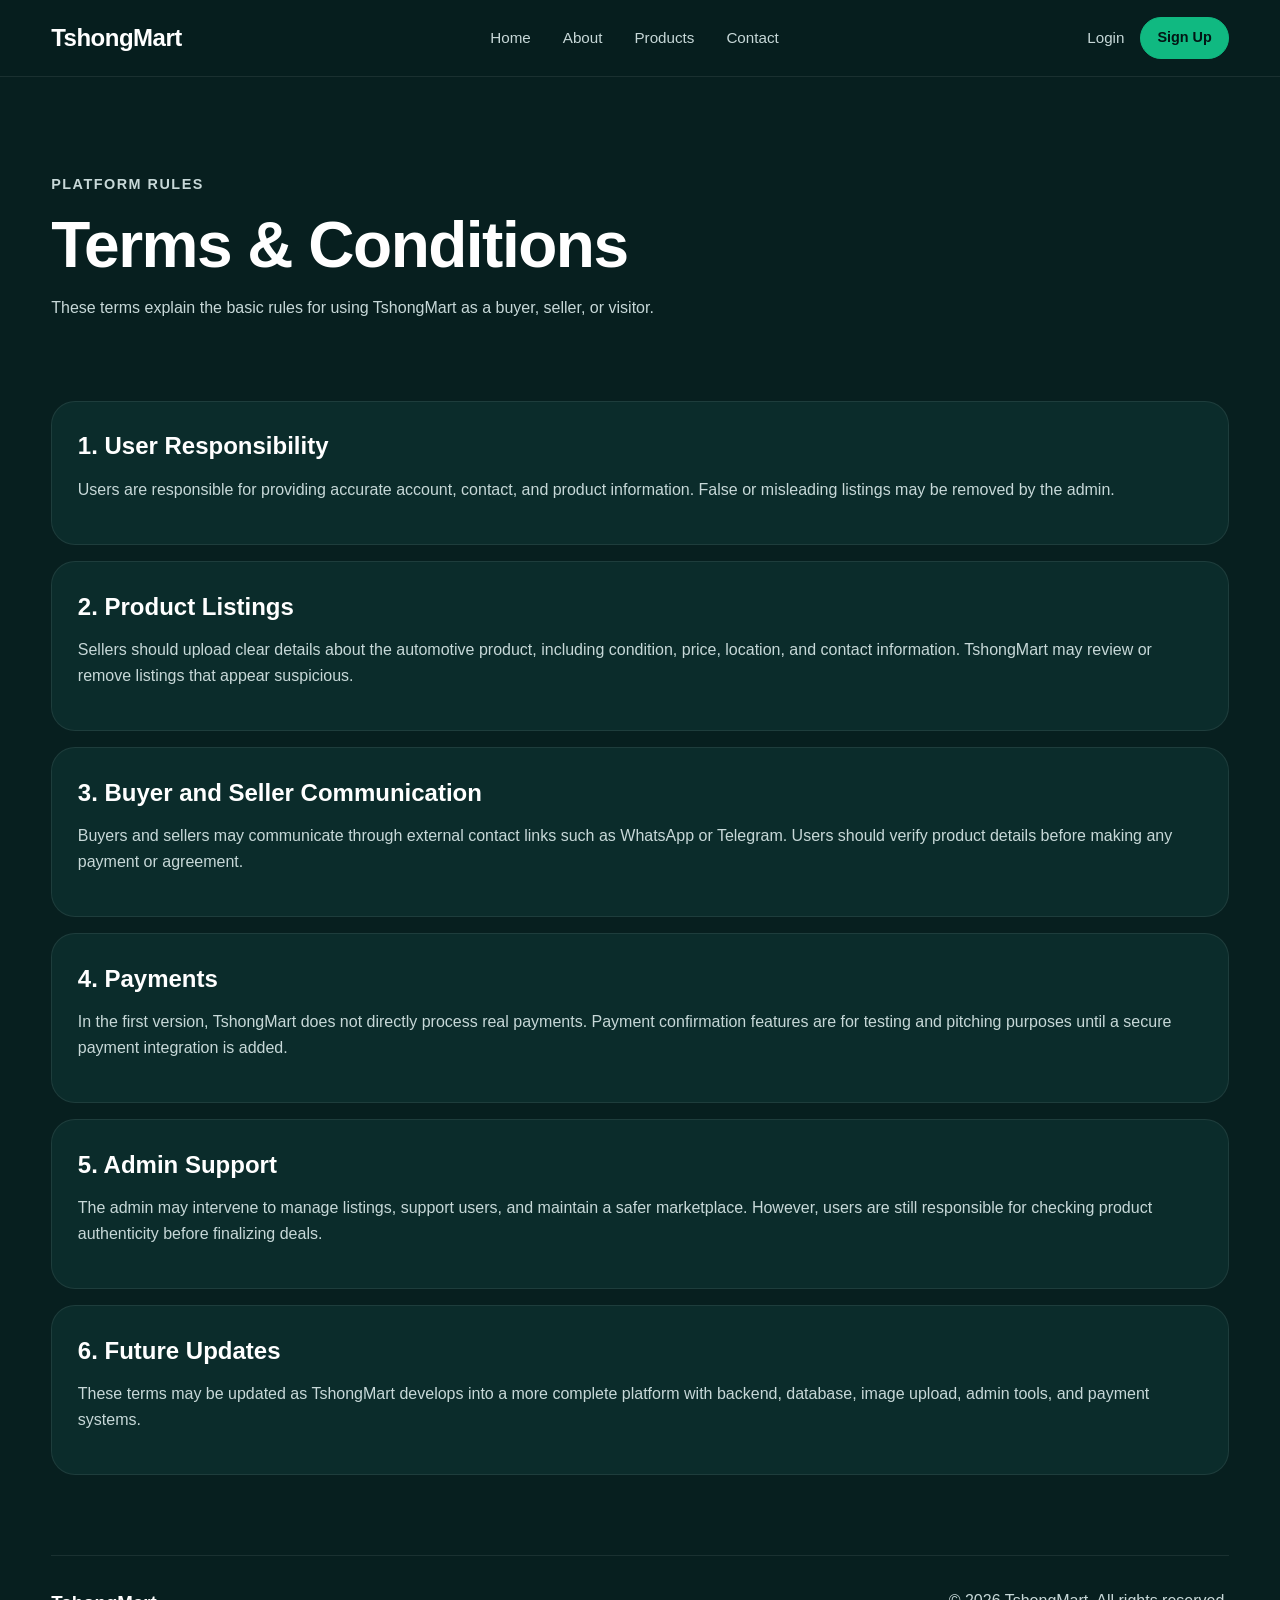
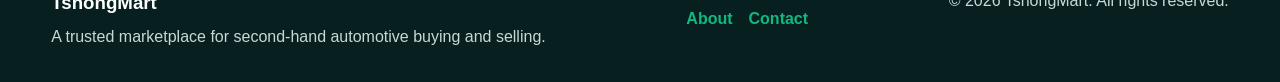
<file: frontend/terms.html>
<!DOCTYPE html>
<html lang="en">
<head>
  <meta charset="UTF-8" />
  <meta name="viewport" content="width=device-width, initial-scale=1.0" />

  <title>Terms & Conditions | TshongMart</title>
  <link rel="stylesheet" href="css/style.css" />
</head>
<body>

  <header class="site-header">
    <nav class="navbar">
      <a href="index.html" class="logo">TshongMart</a>

      <ul class="nav-links" id="navLinks">
        <li><a href="index.html">Home</a></li>
        <li><a href="about.html">About</a></li>
        <li><a href="products.html">Products</a></li>
        <li><a href="contact.html">Contact</a></li>
      </ul>

      <div class="nav-actions">
        <a href="login.html" class="login-link">Login</a>
        <a href="signup.html" class="btn btn-small">Sign Up</a>
        <button class="menu-btn" id="menuBtn">☰</button>
      </div>
    </nav>
  </header>

  <main>
    <section class="page-hero">
      <p class="eyebrow">Platform rules</p>
      <h1>Terms & Conditions</h1>
      <p>
        These terms explain the basic rules for using TshongMart as a buyer, seller, or visitor.
      </p>
    </section>

    <section class="terms-section">
      <div class="terms-card">
        <h2>1. User Responsibility</h2>
        <p>
          Users are responsible for providing accurate account, contact, and product information.
          False or misleading listings may be removed by the admin.
        </p>
      </div>

      <div class="terms-card">
        <h2>2. Product Listings</h2>
        <p>
          Sellers should upload clear details about the automotive product, including condition,
          price, location, and contact information. TshongMart may review or remove listings that
          appear suspicious.
        </p>
      </div>

      <div class="terms-card">
        <h2>3. Buyer and Seller Communication</h2>
        <p>
          Buyers and sellers may communicate through external contact links such as WhatsApp or
          Telegram. Users should verify product details before making any payment or agreement.
        </p>
      </div>

      <div class="terms-card">
        <h2>4. Payments</h2>
        <p>
          In the first version, TshongMart does not directly process real payments. Payment confirmation
          features are for testing and pitching purposes until a secure payment integration is added.
        </p>
      </div>

      <div class="terms-card">
        <h2>5. Admin Support</h2>
        <p>
          The admin may intervene to manage listings, support users, and maintain a safer marketplace.
          However, users are still responsible for checking product authenticity before finalizing deals.
        </p>
      </div>

      <div class="terms-card">
        <h2>6. Future Updates</h2>
        <p>
          These terms may be updated as TshongMart develops into a more complete platform with backend,
          database, image upload, admin tools, and payment systems.
        </p>
      </div>
    </section>
  </main>

  <footer class="footer">
    <div>
      <h3>TshongMart</h3>
      <p>A trusted marketplace for second-hand automotive buying and selling.</p>
    </div>

    <div class="footer-links">
      <a href="about.html">About</a>
      <a href="contact.html">Contact</a>
    </div>

    <p>© 2026 TshongMart. All rights reserved.</p>
  </footer>

  <script src="js/main.js"></script>
</body>
</html>
</file>
<file: frontend/css/style.css>
* {
  margin: 0;
  padding: 0;
  box-sizing: border-box;
}

body {
  font-family: Arial, Roboto, sans-serif;
  background: #071f1f;
  color: #ffffff;
  line-height: 1.6;
}

a {
  color: inherit;
  text-decoration: none;
}

.site-header {
  position: sticky;
  top: 0;
  z-index: 100;
  background: rgba(7, 31, 31, 0.92);
  backdrop-filter: blur(12px);
  border-bottom: 1px solid rgba(255, 255, 255, 0.08);
}

.navbar {
  width: min(1180px, 92%);
  margin: auto;
  height: 76px;
  display: flex;
  align-items: center;
  justify-content: space-between;
}

.logo {
  font-size: 1.5rem;
  font-weight: 800;
  letter-spacing: -0.5px;
}

.nav-links {
  display: flex;
  align-items: center;
  gap: 2rem;
  list-style: none;
}

.nav-links a {
  color: #c7d8d8;
  font-size: 0.95rem;
  transition: 0.3s ease;
}

.nav-links a:hover,
.nav-links a.active {
  color: #ffffff;
}

.nav-actions {
  display: flex;
  align-items: center;
  gap: 1rem;
}

.login-link {
  color: #c7d8d8;
  font-size: 0.95rem;
}

.btn {
  display: inline-block;
  background: #10b981;
  color: #031514;
  padding: 0.85rem 1.3rem;
  border-radius: 999px;
  font-weight: 700;
  transition: 0.3s ease;
  border: 1px solid #10b981;
}

.btn:hover {
  transform: translateY(-3px);
  box-shadow: 0 12px 30px rgba(16, 185, 129, 0.25);
}

.btn-small {
  padding: 0.55rem 1rem;
  font-size: 0.9rem;
}

.btn-outline {
  background: transparent;
  color: #ffffff;
  border: 1px solid rgba(255, 255, 255, 0.22);
}

.btn-outline:hover {
  border-color: #10b981;
}

.menu-btn {
  display: none;
  background: transparent;
  color: white;
  border: none;
  font-size: 1.7rem;
  cursor: pointer;
}

.hero-section {
  width: min(1180px, 92%);
  margin: auto;
  min-height: calc(100vh - 76px);
  display: grid;
  grid-template-columns: 1.1fr 0.9fr;
  gap: 4rem;
  align-items: center;
  padding: 4rem 0;
}

.eyebrow {
  color: #10b981;
  font-size: 0.9rem;
  font-weight: 700;
  text-transform: uppercase;
  letter-spacing: 1.5px;
  margin-bottom: 1rem;
}

.hero-content h1 {
  font-size: clamp(2.5rem, 6vw, 5rem);
  line-height: 1.05;
  letter-spacing: -2px;
  max-width: 780px;
}

.hero-text {
  color: #c7d8d8;
  font-size: 1.08rem;
  max-width: 620px;
  margin: 1.5rem 0 2rem;
}

.hero-buttons {
  display: flex;
  gap: 1rem;
  flex-wrap: wrap;
}

.hero-card {
  background: linear-gradient(145deg, #0d3331, #082524);
  border: 1px solid rgba(255, 255, 255, 0.1);
  padding: 1.2rem;
  border-radius: 28px;
  box-shadow: 0 30px 80px rgba(0, 0, 0, 0.25);
}

.card-top {
  display: flex;
  justify-content: space-between;
  color: #c7d8d8;
  font-size: 0.9rem;
  margin-bottom: 1rem;
}

.card-top strong {
  color: #10b981;
}

.vehicle-preview {
  background: #092827;
  padding: 1.2rem;
  border-radius: 22px;
}

.vehicle-image-placeholder {
  height: 260px;
  border-radius: 18px;
  background: radial-gradient(circle at top, #1d6b64, #061b1b);
  display: grid;
  place-items: center;
  font-size: 6rem;
  margin-bottom: 1.2rem;
}

.vehicle-preview h3 {
  font-size: 1.4rem;
  margin-bottom: 0.4rem;
}

.vehicle-preview p {
  color: #c7d8d8;
  margin-bottom: 1rem;
}

.vehicle-info {
  display: flex;
  justify-content: space-between;
  gap: 1rem;
  color: #10b981;
  font-weight: 700;
}

.features-section,
.steps-section {
  width: min(1180px, 92%);
  margin: auto;
  padding: 5rem 0;
}

.section-heading {
  max-width: 680px;
  margin-bottom: 2rem;
}

.section-heading h2 {
  font-size: clamp(2rem, 4vw, 3.2rem);
  line-height: 1.15;
}

.features-grid,
.steps-grid {
  display: grid;
  grid-template-columns: repeat(3, 1fr);
  gap: 1.2rem;
}

.feature-card,
.step-card {
  background: #0b2c2b;
  padding: 1.6rem;
  border-radius: 22px;
  border: 1px solid rgba(255, 255, 255, 0.08);
  transition: 0.3s ease;
}

.feature-card:hover,
.step-card:hover {
  transform: translateY(-6px);
  border-color: rgba(16, 185, 129, 0.45);
}

.feature-card h3,
.step-card h3 {
  margin-bottom: 0.8rem;
}

.feature-card p,
.step-card p {
  color: #c7d8d8;
}

.step-card span {
  display: inline-block;
  color: #10b981;
  font-weight: 800;
  margin-bottom: 1rem;
}

.cta-section {
  width: min(1180px, 92%);
  margin: 3rem auto 5rem;
  text-align: center;
  background: linear-gradient(145deg, #0e3835, #092827);
  padding: 4rem 2rem;
  border-radius: 32px;
}

.cta-section h2 {
  font-size: clamp(2rem, 4vw, 3rem);
}

.cta-section p {
  color: #c7d8d8;
  margin: 1rem 0 2rem;
}

.footer {
  width: min(1180px, 92%);
  margin: auto;
  padding: 2rem 0;
  color: #c7d8d8;
  display: flex;
  justify-content: space-between;
  gap: 2rem;
  border-top: 1px solid rgba(255, 255, 255, 0.08);
}

.footer h3 {
  color: white;
  margin-bottom: 0.4rem;
}

@media (max-width: 850px) {
  .nav-links {
    position: absolute;
    top: 76px;
    left: 0;
    width: 100%;
    background: #071f1f;
    flex-direction: column;
    align-items: flex-start;
    padding: 1.5rem 4%;
    display: none;
  }

  .nav-links.show {
    display: flex;
  }

  .menu-btn {
    display: block;
  }

  .login-link,
  .nav-actions .btn-small {
    display: none;
  }

  .hero-section {
    grid-template-columns: 1fr;
    gap: 2rem;
  }

  .features-grid,
  .steps-grid {
    grid-template-columns: 1fr;
  }

  .footer {
    flex-direction: column;
  }
}

.page-hero {
  width: min(1180px, 92%);
  margin: auto;
  padding: 5rem 0 2rem;
}

.page-hero h1 {
  font-size: clamp(2.4rem, 5vw, 4.5rem);
  line-height: 1.05;
  letter-spacing: -1.5px;
  max-width: 760px;
}

.page-hero p {
  color: #c7d8d8;
  max-width: 680px;
  margin-top: 1rem;
}

.products-section {
  width: min(1180px, 92%);
  margin: auto;
  padding: 2rem 0 5rem;
}

.filter-bar {
  display: grid;
  grid-template-columns: 1fr 220px;
  gap: 1rem;
  margin-bottom: 2rem;
}

.filter-bar input,
.filter-bar select {
  width: 100%;
  border: 1px solid rgba(255, 255, 255, 0.12);
  background: #0b2c2b;
  color: #ffffff;
  padding: 1rem;
  border-radius: 16px;
  outline: none;
  font-size: 1rem;
}

.filter-bar input::placeholder {
  color: #8fb0ae;
}

.products-grid {
  display: grid;
  grid-template-columns: repeat(3, 1fr);
  gap: 1.2rem;
}

.product-card {
  background: #0b2c2b;
  border-radius: 24px;
  overflow: hidden;
  border: 1px solid rgba(255, 255, 255, 0.08);
  transition: 0.3s ease;
}

.product-card:hover {
  transform: translateY(-6px);
  border-color: rgba(16, 185, 129, 0.45);
  box-shadow: 0 20px 50px rgba(0, 0, 0, 0.22);
}

.product-image {
  height: 210px;
  background: radial-gradient(circle at top, #1d6b64, #061b1b);
  display: grid;
  place-items: center;
  font-size: 5rem;
}

.product-content {
  padding: 1.3rem;
}

.product-category {
  display: inline-block;
  color: #10b981;
  background: rgba(16, 185, 129, 0.1);
  padding: 0.3rem 0.7rem;
  border-radius: 999px;
  font-size: 0.75rem;
  text-transform: uppercase;
  font-weight: 700;
  margin-bottom: 0.8rem;
}

.product-content h3 {
  font-size: 1.3rem;
  margin-bottom: 0.5rem;
}

.product-content p {
  color: #c7d8d8;
  font-size: 0.95rem;
  margin-bottom: 1rem;
}

.product-meta {
  display: flex;
  justify-content: space-between;
  gap: 1rem;
  color: #10b981;
  font-weight: 800;
  margin-bottom: 0.8rem;
}

.seller-info {
  color: #c7d8d8;
  margin-bottom: 1rem;
}

.product-actions {
  display: flex;
  align-items: center;
  gap: 0.8rem;
  flex-wrap: wrap;
}

.save-btn {
  background: transparent;
  color: #ffffff;
  border: 1px solid rgba(255, 255, 255, 0.18);
  padding: 0.55rem 1rem;
  border-radius: 999px;
  cursor: pointer;
  font-weight: 700;
  transition: 0.3s ease;
}

.save-btn:hover {
  border-color: #10b981;
  color: #10b981;
}

.empty-state {
  grid-column: 1 / -1;
  text-align: center;
  background: #0b2c2b;
  padding: 3rem;
  border-radius: 24px;
}

.empty-state p {
  color: #c7d8d8;
}

@media (max-width: 950px) {
  .products-grid {
    grid-template-columns: repeat(2, 1fr);
  }
}

@media (max-width: 650px) {
  .filter-bar {
    grid-template-columns: 1fr;
  }

  .products-grid {
    grid-template-columns: 1fr;
  }
}

.auth-page {
  width: min(1180px, 92%);
  min-height: calc(100vh - 76px);
  margin: auto;
  display: grid;
  place-items: center;
  padding: 4rem 0;
}

.auth-card {
  width: min(520px, 100%);
  background: #0b2c2b;
  border: 1px solid rgba(255, 255, 255, 0.08);
  border-radius: 28px;
  padding: 2rem;
  box-shadow: 0 30px 80px rgba(0, 0, 0, 0.22);
}

.auth-heading {
  margin-bottom: 1.8rem;
}

.auth-heading h1 {
  font-size: clamp(2rem, 4vw, 3rem);
  line-height: 1.1;
  margin-bottom: 0.6rem;
}

.auth-heading p {
  color: #c7d8d8;
}

.auth-form {
  display: grid;
  gap: 1rem;
}

.form-group {
  display: grid;
  gap: 0.45rem;
}

.form-group label {
  color: #ffffff;
  font-weight: 700;
  font-size: 0.95rem;
}

.form-group label span {
  color: #8fb0ae;
  font-weight: 400;
}

.form-group input,
.form-group textarea,
.form-group select {
  width: 100%;
  border: 1px solid rgba(255, 255, 255, 0.12);
  background: #071f1f;
  color: #ffffff;
  padding: 0.95rem 1rem;
  border-radius: 14px;
  outline: none;
  font-size: 1rem;
  font-family: inherit;
}

.form-group input::placeholder,
.form-group textarea::placeholder {
  color: #8fb0ae;
}

.form-group input:focus,
.form-group textarea:focus,
.form-group select:focus {
  border-color: #10b981;
}

.auth-btn {
  width: 100%;
  text-align: center;
  border: none;
  cursor: pointer;
  margin-top: 0.5rem;
}

.auth-switch {
  color: #c7d8d8;
  text-align: center;
  font-size: 0.95rem;
}

.auth-switch a {
  color: #10b981;
  font-weight: 700;
}

.form-message {
  text-align: center;
  font-size: 0.95rem;
  min-height: 22px;
}

.form-message.success {
  color: #10b981;
}

.form-message.error {
  color: #ff6b6b;
}

.logout-btn {
  background: transparent;
  color: #ffffff;
  border: 1px solid rgba(255, 255, 255, 0.18);
  padding: 0.55rem 1rem;
  border-radius: 999px;
  cursor: pointer;
  font-weight: 700;
  transition: 0.3s ease;
}

.logout-btn:hover {
  border-color: #10b981;
  color: #10b981;
}

.dashboard-page {
  width: min(1180px, 92%);
  margin: auto;
  padding: 4rem 0 5rem;
}

.dashboard-hero {
  display: flex;
  justify-content: space-between;
  align-items: flex-end;
  gap: 2rem;
  margin-bottom: 2rem;
}

.dashboard-hero h1 {
  font-size: clamp(2.3rem, 5vw, 4rem);
  line-height: 1.05;
  letter-spacing: -1px;
}

.dashboard-hero h1 span {
  color: #10b981;
}

.dashboard-hero p {
  color: #c7d8d8;
  max-width: 680px;
  margin-top: 1rem;
}

.dashboard-grid {
  display: grid;
  grid-template-columns: 320px 1fr;
  gap: 1.5rem;
  align-items: start;
}

.profile-panel,
.dashboard-section,
.stat-card {
  background: #0b2c2b;
  border: 1px solid rgba(255, 255, 255, 0.08);
  border-radius: 24px;
}

.profile-panel {
  padding: 1.5rem;
  position: sticky;
  top: 96px;
}

.profile-avatar {
  width: 88px;
  height: 88px;
  border-radius: 50%;
  background: #10b981;
  color: #031514;
  display: grid;
  place-items: center;
  font-size: 1.8rem;
  font-weight: 900;
  margin-bottom: 1rem;
}

.profile-panel h2 {
  margin-bottom: 0.3rem;
}

.profile-panel p {
  color: #c7d8d8;
  word-break: break-word;
}

.profile-details {
  display: grid;
  gap: 1rem;
  margin: 1.5rem 0;
}

.profile-details div {
  background: #071f1f;
  padding: 1rem;
  border-radius: 16px;
}

.profile-details span {
  display: block;
  color: #8fb0ae;
  font-size: 0.85rem;
  margin-bottom: 0.3rem;
}

.profile-details strong {
  color: white;
  word-break: break-word;
}

.profile-btn {
  width: 100%;
  text-align: center;
}

.dashboard-content {
  display: grid;
  gap: 1.5rem;
}

.stats-grid {
  display: grid;
  grid-template-columns: repeat(3, 1fr);
  gap: 1rem;
}

.stat-card {
  padding: 1.3rem;
}

.stat-card span {
  color: #8fb0ae;
}

.stat-card h3 {
  font-size: 2.3rem;
  color: #10b981;
}

.dashboard-section {
  padding: 1.5rem;
}

.section-title-row {
  display: flex;
  justify-content: space-between;
  gap: 1rem;
  align-items: flex-start;
  margin-bottom: 1.3rem;
}

.section-title-row h2 {
  font-size: 1.7rem;
}

.small-link {
  color: #10b981;
  font-weight: 800;
}

.dashboard-list {
  display: grid;
  gap: 1rem;
}

.listing-item {
  display: grid;
  grid-template-columns: 54px 1fr auto auto;
  gap: 1rem;
  align-items: center;
  background: #071f1f;
  padding: 1rem;
  border-radius: 18px;
}

.listing-icon {
  width: 54px;
  height: 54px;
  display: grid;
  place-items: center;
  background: #0d3331;
  border-radius: 14px;
  font-size: 1.7rem;
}

.listing-info p {
  color: #8fb0ae;
}

.delete-listing-btn {
  background: transparent;
  color: #ff6b6b;
  border: 1px solid rgba(255, 107, 107, 0.35);
  padding: 0.5rem 0.9rem;
  border-radius: 999px;
  cursor: pointer;
  font-weight: 700;
}

.delete-listing-btn:hover {
  background: rgba(255, 107, 107, 0.08);
}

.empty-dashboard-box {
  background: #071f1f;
  padding: 1.5rem;
  border-radius: 18px;
}

.empty-dashboard-box p {
  color: #c7d8d8;
  margin: 0.4rem 0 1rem;
}

.tracking-box {
  display: grid;
  grid-template-columns: auto 1fr auto 1fr auto;
  align-items: center;
  gap: 1rem;
  background: #071f1f;
  padding: 1.5rem;
  border-radius: 18px;
}

.tracking-step {
  text-align: center;
}

.tracking-step span {
  width: 42px;
  height: 42px;
  border-radius: 50%;
  border: 1px solid rgba(255, 255, 255, 0.2);
  display: grid;
  place-items: center;
  margin: 0 auto 0.5rem;
  font-weight: 800;
}

.tracking-step.active span {
  background: #10b981;
  color: #031514;
  border-color: #10b981;
}

.tracking-step p {
  color: #c7d8d8;
  font-size: 0.85rem;
}

.tracking-line {
  height: 2px;
  background: rgba(255, 255, 255, 0.12);
}

@media (max-width: 900px) {
  .dashboard-hero {
    flex-direction: column;
    align-items: flex-start;
  }

  .dashboard-grid {
    grid-template-columns: 1fr;
  }

  .profile-panel {
    position: static;
  }

  .stats-grid {
    grid-template-columns: 1fr;
  }

  .tracking-box {
    grid-template-columns: 1fr;
  }

  .tracking-line {
    height: 24px;
    width: 2px;
    margin: auto;
  }

  .listing-item {
    grid-template-columns: 54px 1fr;
  }
}

.logout-btn {
  background: transparent;
  color: #ffffff;
  border: 1px solid rgba(255, 255, 255, 0.18);
  padding: 0.55rem 1rem;
  border-radius: 999px;
  cursor: pointer;
  font-weight: 700;
  transition: 0.3s ease;
}

.logout-btn:hover {
  border-color: #10b981;
  color: #10b981;
}

.product-badge {
  display: inline-block;
  color: #031514;
  background: #10b981;
  padding: 0.25rem 0.7rem;
  border-radius: 999px;
  font-size: 0.72rem;
  text-transform: uppercase;
  font-weight: 800;
  margin-bottom: 0.7rem;
}

.product-badge {
  display: inline-block;
  color: #031514;
  background: #10b981;
  padding: 0.25rem 0.7rem;
  border-radius: 999px;
  font-size: 0.72rem;
  text-transform: uppercase;
  font-weight: 800;
  margin-bottom: 0.7rem;
}

.auth-back-link {
  display: inline-block;
  text-align: center;
  color: #10b981;
  font-weight: 700;
  margin-top: 0.4rem;
}

.about-section,
.values-section,
.team-section,
.contact-section,
.terms-section {
  width: min(1180px, 92%);
  margin: auto;
  padding: 3rem 0;
}

.about-grid {
  display: grid;
  grid-template-columns: 1.4fr 1fr;
  gap: 1.2rem;
}

.about-card,
.contact-info-card,
.contact-form,
.terms-card,
.team-card {
  background: #0b2c2b;
  border: 1px solid rgba(255, 255, 255, 0.08);
  border-radius: 24px;
  padding: 1.6rem;
}

.about-large {
  grid-row: span 2;
}

.about-card h2,
.contact-info-card h2 {
  font-size: clamp(2rem, 4vw, 3rem);
  line-height: 1.12;
  margin-bottom: 1rem;
}

.about-card h3,
.terms-card h2 {
  margin-bottom: 0.7rem;
}

.about-card p,
.contact-info-card p,
.terms-card p,
.team-card p {
  color: #c7d8d8;
  margin-bottom: 1rem;
}

.team-card {
  display: flex;
  gap: 1rem;
  align-items: center;
}

.team-avatar {
  width: 76px;
  height: 76px;
  border-radius: 50%;
  background: #10b981;
  color: #031514;
  display: grid;
  place-items: center;
  font-weight: 900;
  font-size: 1.4rem;
  flex-shrink: 0;
}

.contact-grid {
  display: grid;
  grid-template-columns: 0.9fr 1.1fr;
  gap: 1.5rem;
  align-items: start;
}

.contact-info-list {
  display: grid;
  gap: 1rem;
  margin-top: 1.5rem;
}

.contact-info-list div {
  background: #071f1f;
  padding: 1rem;
  border-radius: 16px;
}

.contact-info-list span {
  display: block;
  color: #8fb0ae;
  font-size: 0.85rem;
  margin-bottom: 0.3rem;
}

.contact-info-list strong {
  color: #ffffff;
}

.contact-form {
  display: grid;
  gap: 1rem;
}

.terms-section {
  display: grid;
  gap: 1rem;
  padding-bottom: 5rem;
}

.footer-links {
  display: flex;
  gap: 1rem;
  align-items: center;
}

.footer-links a {
  color: #10b981;
  font-weight: 700;
}

@media (max-width: 850px) {
  .about-grid,
  .contact-grid {
    grid-template-columns: 1fr;
  }

  .about-large {
    grid-row: auto;
  }

  .team-card {
    align-items: flex-start;
  }

  .footer-links {
    flex-wrap: wrap;
  }
}

.own-badge {
  background: #facc15;
  color: #221a00;
  margin-left: 0.4rem;
}

.save-btn:disabled {
  opacity: 0.7;
  cursor: not-allowed;
}

.product-image img {
  width: 100%;
  height: 100%;
  object-fit: cover;
}

.product-image span {
  font-size: 5rem;
}

.listing-icon {
  overflow: hidden;
}

.listing-icon img {
  width: 100%;
  height: 100%;
  object-fit: cover;
}

.listing-icon span {
  font-size: 1.7rem;
}

.marketplace-card {
  min-height: 430px;
  display: grid;
  align-content: center;
  gap: 1.5rem;
}

.marketplace-visual {
  position: relative;
  height: 260px;
  background: radial-gradient(circle at center, #155c55, #061b1b);
  border-radius: 24px;
  display: grid;
  place-items: center;
  overflow: hidden;
}

.marketplace-visual::before,
.marketplace-visual::after {
  content: "";
  position: absolute;
  border-radius: 50%;
  border: 1px solid rgba(16, 185, 129, 0.35);
}

.marketplace-visual::before {
  width: 210px;
  height: 210px;
}

.marketplace-visual::after {
  width: 310px;
  height: 310px;
  opacity: 0.5;
}

.market-icon {
  position: absolute;
  display: grid;
  place-items: center;
  background: #0b2c2b;
  border: 1px solid rgba(16, 185, 129, 0.35);
  box-shadow: 0 20px 50px rgba(0, 0, 0, 0.25);
}

.main-car {
  width: 120px;
  height: 120px;
  border-radius: 28px;
  font-size: 4rem;
  z-index: 2;
}

.search-icon,
.shield-icon {
  width: 70px;
  height: 70px;
  border-radius: 22px;
  font-size: 2rem;
  z-index: 3;
}

.search-icon {
  top: 34px;
  right: 70px;
}

.shield-icon {
  bottom: 38px;
  left: 72px;
}

.marketplace-content h3 {
  font-size: 1.8rem;
  margin-bottom: 0.6rem;
}

.marketplace-content p {
  color: #c7d8d8;
}
</file>
<file: frontend/css/dashboard.css>
.dashboard-page {
  width: min(1180px, 92%);
  margin: auto;
  padding: 4rem 0 5rem;
}

.dashboard-hero {
  display: flex;
  justify-content: space-between;
  align-items: flex-end;
  gap: 2rem;
  margin-bottom: 2rem;
}

.dashboard-hero h1 {
  font-size: clamp(2.3rem, 5vw, 4rem);
  line-height: 1.05;
  letter-spacing: -1px;
}

.dashboard-hero h1 span {
  color: #10b981;
}

.dashboard-hero p {
  color: #c7d8d8;
  max-width: 680px;
  margin-top: 1rem;
}

.dashboard-grid {
  display: grid;
  grid-template-columns: 320px 1fr;
  gap: 1.5rem;
  align-items: start;
}

.profile-panel,
.dashboard-section,
.stat-card {
  background: #0b2c2b;
  border: 1px solid rgba(255, 255, 255, 0.08);
  border-radius: 24px;
}

.profile-panel {
  padding: 1.5rem;
  position: sticky;
  top: 96px;
}

.profile-avatar {
  width: 88px;
  height: 88px;
  border-radius: 50%;
  background: #10b981;
  color: #031514;
  display: grid;
  place-items: center;
  font-size: 1.8rem;
  font-weight: 900;
  margin-bottom: 1rem;
}

.profile-panel h2 {
  margin-bottom: 0.3rem;
}

.profile-panel p {
  color: #c7d8d8;
  word-break: break-word;
}

.profile-details {
  display: grid;
  gap: 1rem;
  margin: 1.5rem 0;
}

.profile-details div {
  background: #071f1f;
  padding: 1rem;
  border-radius: 16px;
}

.profile-details span {
  display: block;
  color: #8fb0ae;
  font-size: 0.85rem;
  margin-bottom: 0.3rem;
}

.profile-details strong {
  color: white;
  word-break: break-word;
}

.profile-btn {
  width: 100%;
  text-align: center;
}

.dashboard-content {
  display: grid;
  gap: 1.5rem;
}

.stats-grid {
  display: grid;
  grid-template-columns: repeat(3, 1fr);
  gap: 1rem;
}

.stat-card {
  padding: 1.3rem;
}

.stat-card span {
  color: #8fb0ae;
}

.stat-card h3 {
  font-size: 2.3rem;
  color: #10b981;
}

.dashboard-section {
  padding: 1.5rem;
}

.section-title-row {
  display: flex;
  justify-content: space-between;
  gap: 1rem;
  align-items: flex-start;
  margin-bottom: 1.3rem;
}

.section-title-row h2 {
  font-size: 1.7rem;
}

.small-link {
  color: #10b981;
  font-weight: 800;
}

.dashboard-list {
  display: grid;
  gap: 1rem;
}

.listing-item {
  display: grid;
  grid-template-columns: 54px 1fr auto auto;
  gap: 1rem;
  align-items: center;
  background: #071f1f;
  padding: 1rem;
  border-radius: 18px;
}

.listing-icon {
  width: 54px;
  height: 54px;
  display: grid;
  place-items: center;
  background: #0d3331;
  border-radius: 14px;
  font-size: 1.7rem;
}

.listing-info p {
  color: #8fb0ae;
}

.delete-listing-btn {
  background: transparent;
  color: #ff6b6b;
  border: 1px solid rgba(255, 107, 107, 0.35);
  padding: 0.5rem 0.9rem;
  border-radius: 999px;
  cursor: pointer;
  font-weight: 700;
}

.delete-listing-btn:hover {
  background: rgba(255, 107, 107, 0.08);
}

.empty-dashboard-box {
  background: #071f1f;
  padding: 1.5rem;
  border-radius: 18px;
}

.empty-dashboard-box p {
  color: #c7d8d8;
  margin: 0.4rem 0 1rem;
}

.tracking-box {
  display: grid;
  grid-template-columns: auto 1fr auto 1fr auto;
  align-items: center;
  gap: 1rem;
  background: #071f1f;
  padding: 1.5rem;
  border-radius: 18px;
}

.tracking-step {
  text-align: center;
}

.tracking-step span {
  width: 42px;
  height: 42px;
  border-radius: 50%;
  border: 1px solid rgba(255, 255, 255, 0.2);
  display: grid;
  place-items: center;
  margin: 0 auto 0.5rem;
  font-weight: 800;
}

.tracking-step.active span {
  background: #10b981;
  color: #031514;
  border-color: #10b981;
}

.tracking-step p {
  color: #c7d8d8;
  font-size: 0.85rem;
}

.tracking-line {
  height: 2px;
  background: rgba(255, 255, 255, 0.12);
}

@media (max-width: 900px) {
  .dashboard-hero {
    flex-direction: column;
    align-items: flex-start;
  }

  .dashboard-grid {
    grid-template-columns: 1fr;
  }

  .profile-panel {
    position: static;
  }

  .stats-grid {
    grid-template-columns: 1fr;
  }

  .tracking-box {
    grid-template-columns: 1fr;
  }

  .tracking-line {
    height: 24px;
    width: 2px;
    margin: auto;
  }

  .listing-item {
    grid-template-columns: 54px 1fr;
  }
}

.product-form-card {
  width: min(680px, 100%);
}

.form-group textarea {
  resize: vertical;
}

.admin-grid {
  display: grid;
  grid-template-columns: repeat(3, 1fr);
  gap: 1rem;
  margin-bottom: 1.5rem;
}

.admin-section {
  margin-bottom: 1.5rem;
}

.admin-table-wrapper {
  width: 100%;
  overflow-x: auto;
}

.admin-table {
  width: 100%;
  border-collapse: collapse;
  min-width: 760px;
}

.admin-table th,
.admin-table td {
  text-align: left;
  padding: 1rem;
  border-bottom: 1px solid rgba(255, 255, 255, 0.08);
}

.admin-table th {
  color: #10b981;
  font-size: 0.85rem;
  text-transform: uppercase;
  letter-spacing: 1px;
}

.admin-table td {
  color: #c7d8d8;
}

.admin-empty-cell {
  text-align: center !important;
  padding: 2rem !important;
  color: #8fb0ae !important;
}

.admin-user-card {
  background: #071f1f;
  padding: 1.3rem;
  border-radius: 18px;
  display: flex;
  gap: 1rem;
  align-items: center;
}

.admin-user-card p {
  color: #c7d8d8;
}

.admin-user-card small {
  color: #8fb0ae;
}

.admin-user-avatar {
  width: 64px;
  height: 64px;
  background: #10b981;
  color: #031514;
  border-radius: 50%;
  display: grid;
  place-items: center;
  font-weight: 900;
  font-size: 1.3rem;
  flex-shrink: 0;
}

@media (max-width: 850px) {
  .admin-grid {
    grid-template-columns: 1fr;
  }

  .admin-user-card {
    align-items: flex-start;
  }
}

.admin-messages-list {
  display: grid;
  gap: 1rem;
}

.admin-message-card {
  background: #071f1f;
  border-radius: 18px;
  padding: 1.2rem;
  border: 1px solid rgba(255, 255, 255, 0.08);
}

.admin-message-top {
  display: flex;
  justify-content: space-between;
  gap: 1rem;
  margin-bottom: 1rem;
}

.admin-message-top p,
.admin-message-text,
.admin-message-card small {
  color: #c7d8d8;
}

.admin-message-top span {
  color: #031514;
  background: #10b981;
  padding: 0.25rem 0.7rem;
  border-radius: 999px;
  font-size: 0.8rem;
  font-weight: 800;
  height: fit-content;
}

.admin-message-text {
  margin-bottom: 0.8rem;
}

@media (max-width: 650px) {
  .admin-message-top {
    flex-direction: column;
  }
}

.admin-product-thumb {
  width: 64px;
  height: 48px;
  border-radius: 10px;
  overflow: hidden;
  background: #0d3331;
  display: grid;
  place-items: center;
}

.admin-product-thumb img {
  width: 100%;
  height: 100%;
  object-fit: cover;
}

.admin-product-thumb span {
  font-size: 1.4rem;
}

.user-status-badge {
  display: inline-block;
  padding: 0.25rem 0.7rem;
  border-radius: 999px;
  font-size: 0.75rem;
  font-weight: 800;
}

.status-active {
  color: #031514;
  background: #10b981;
}

.status-banned {
  color: #ffffff;
  background: #ef4444;
}

.ban-user-btn,
.unban-user-btn {
  border: none;
  padding: 0.5rem 0.9rem;
  border-radius: 999px;
  cursor: pointer;
  font-weight: 800;
}

.ban-user-btn {
  color: #ffffff;
  background: #ef4444;
}

.unban-user-btn {
  color: #031514;
  background: #10b981;
}
</file>
